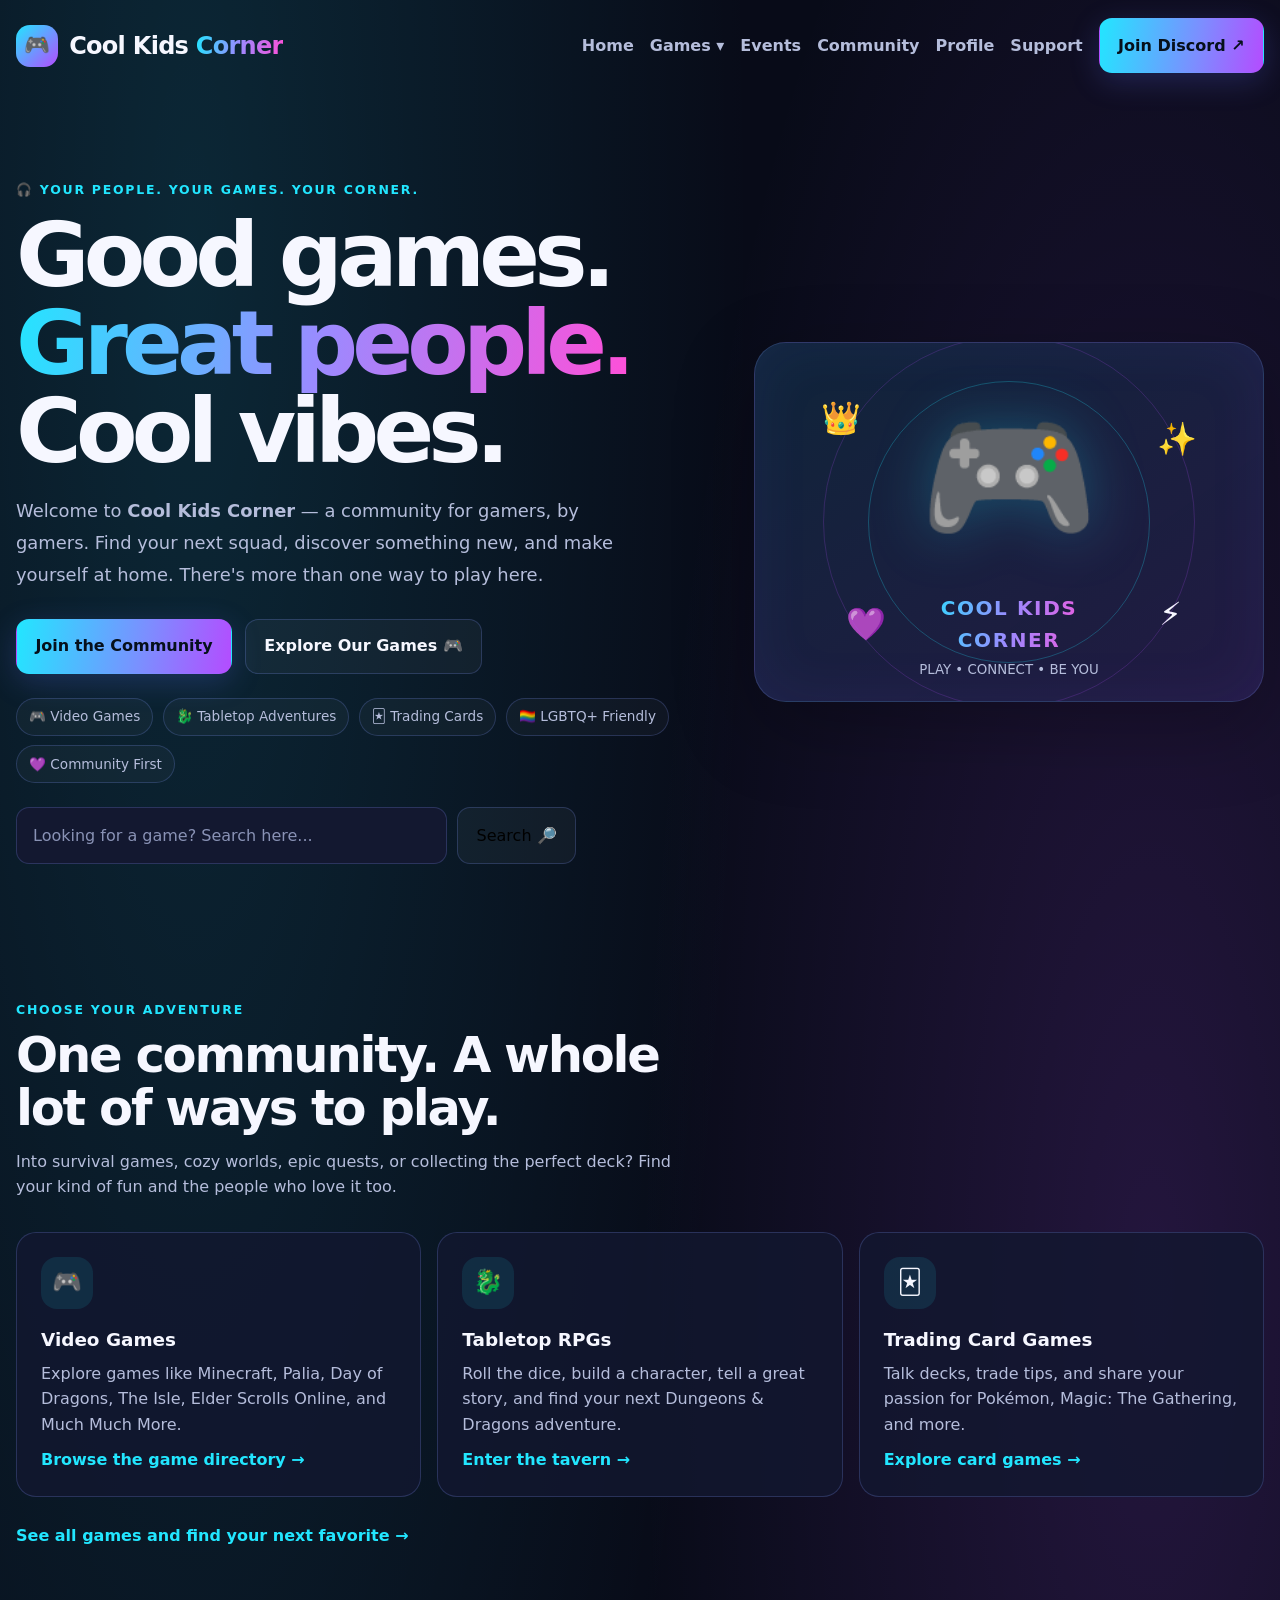
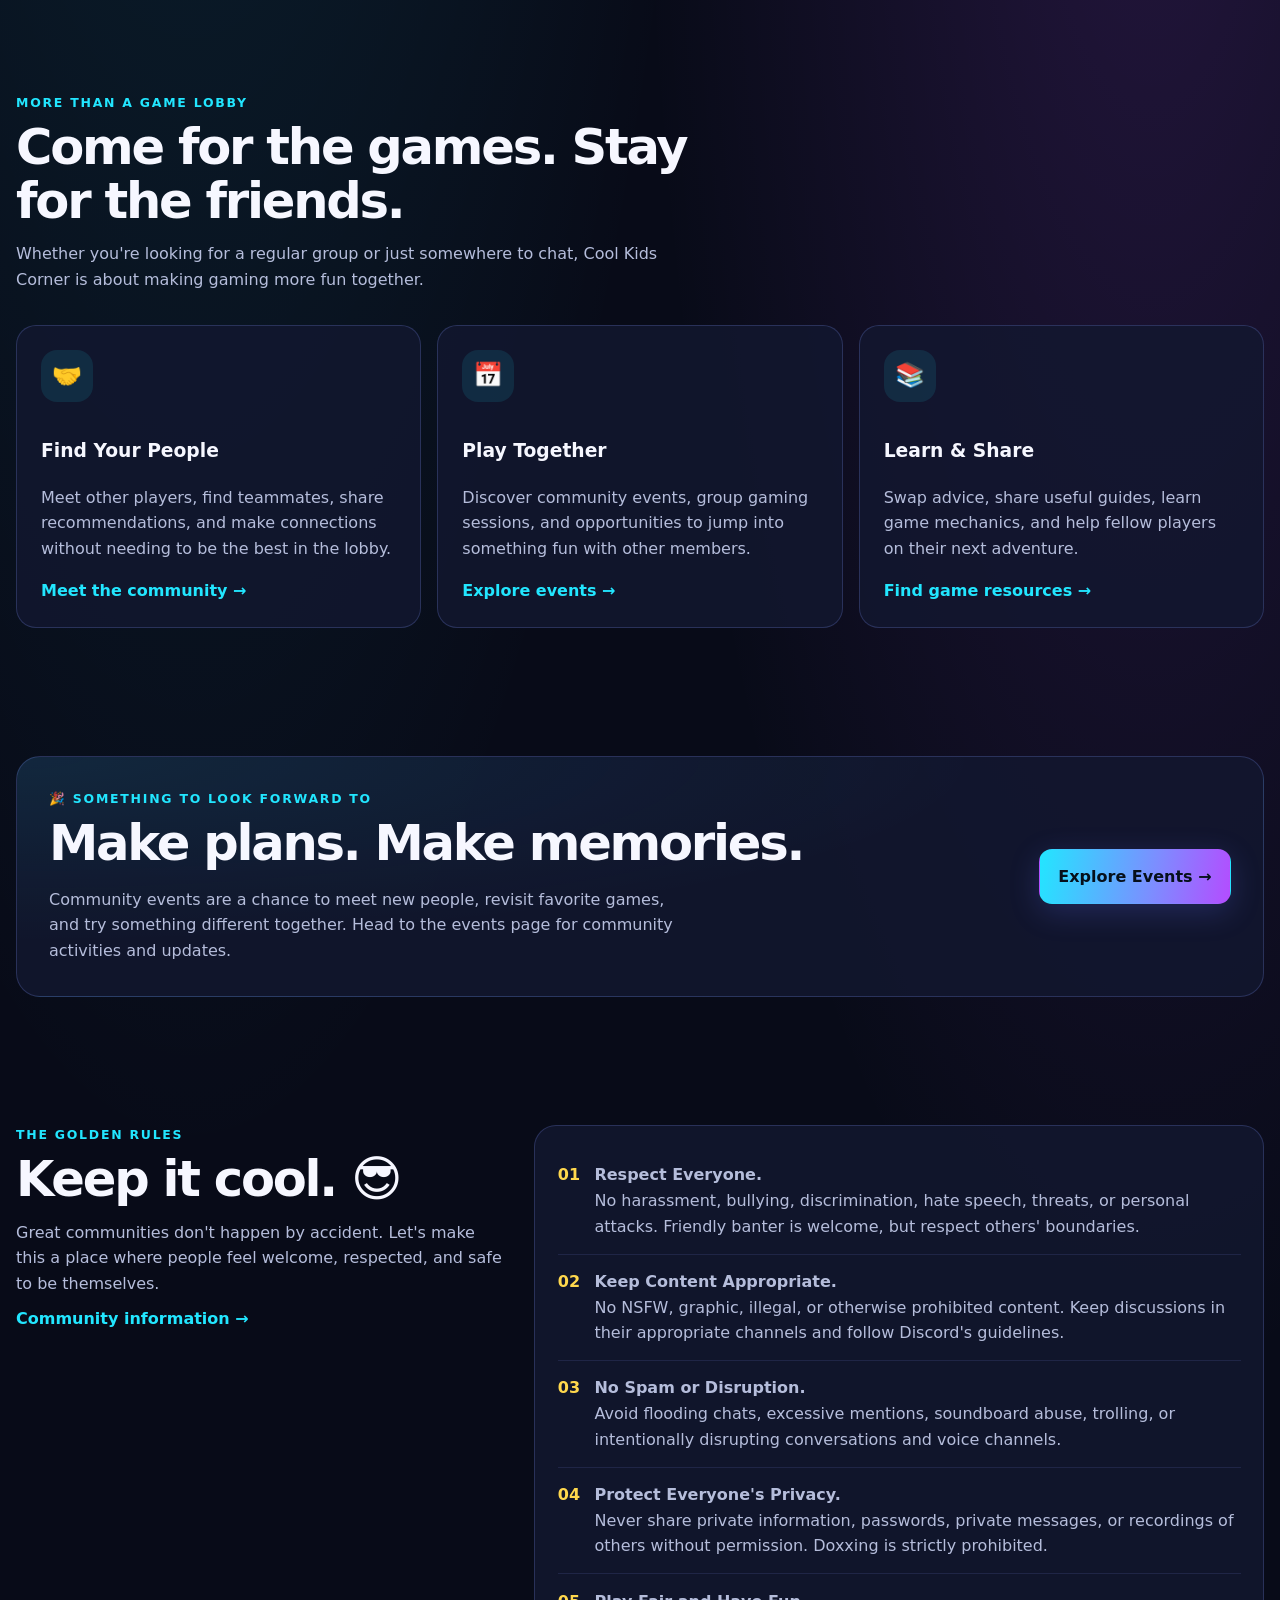
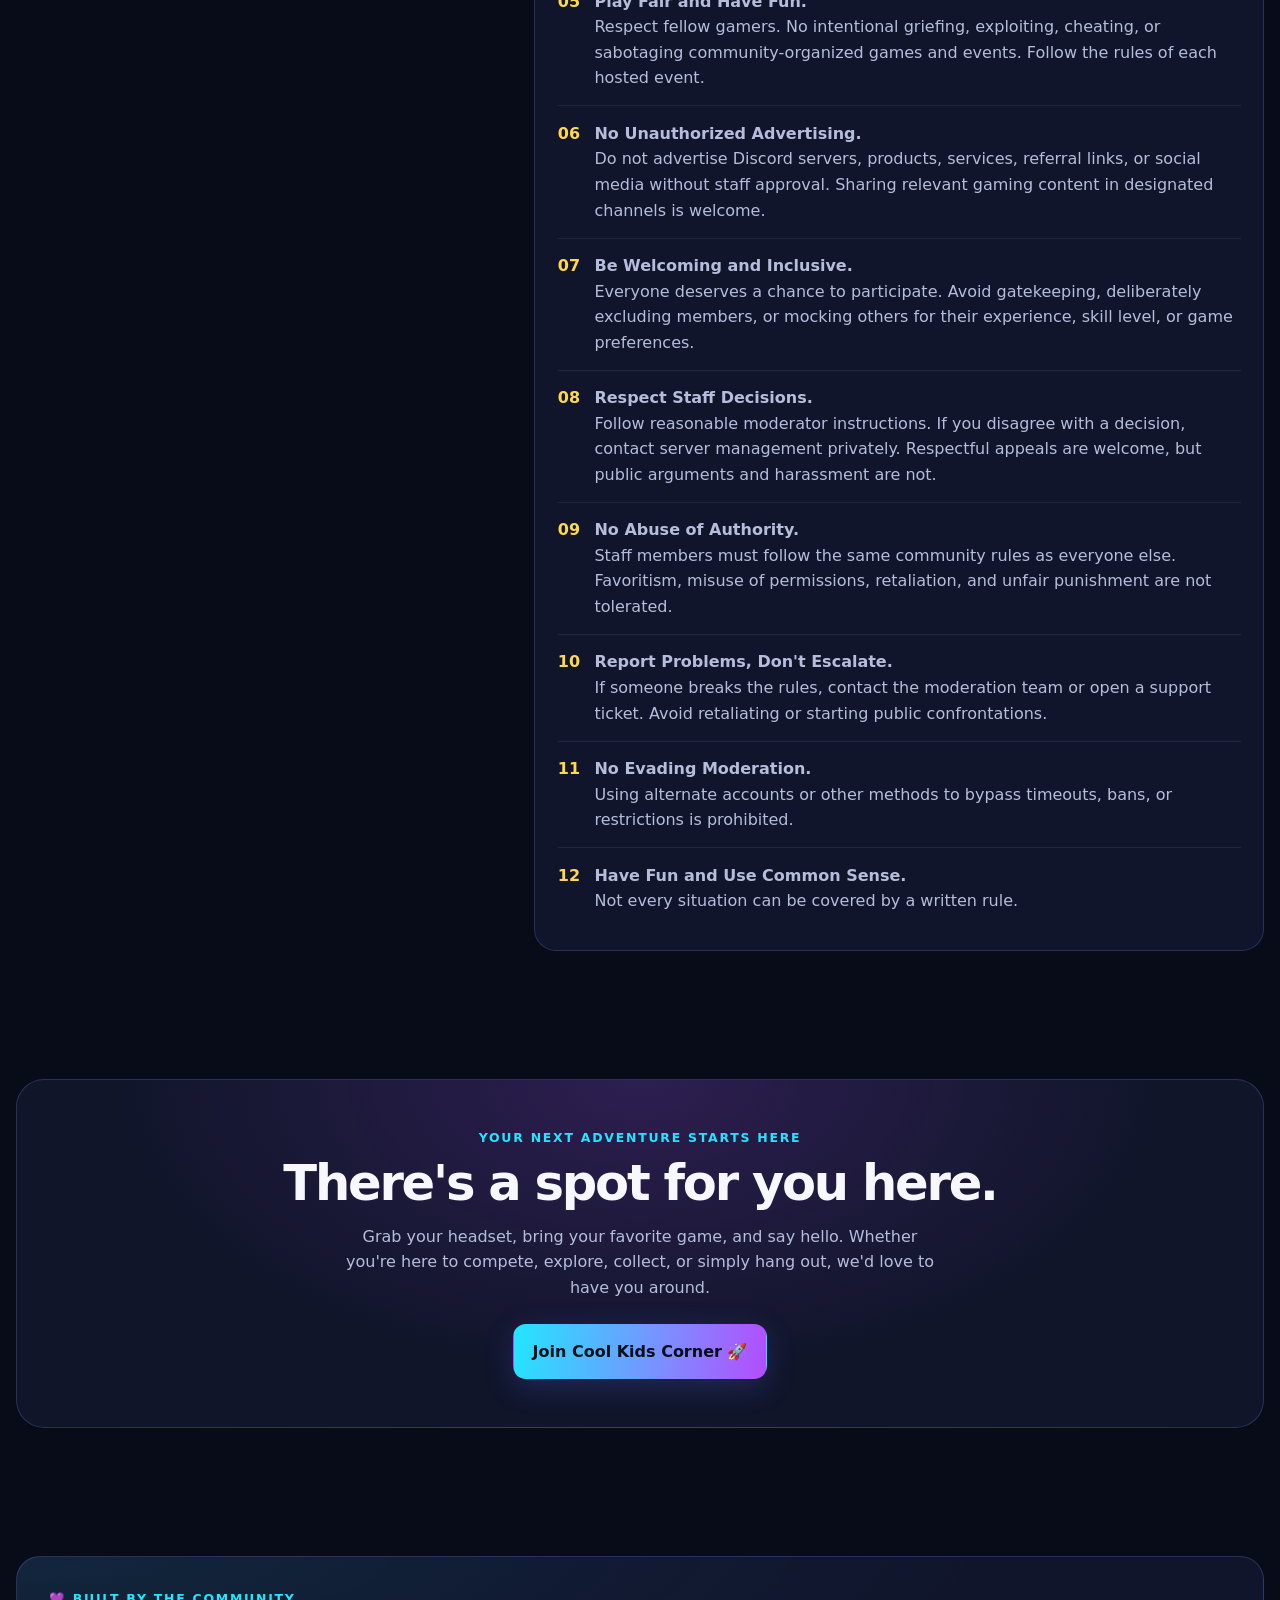
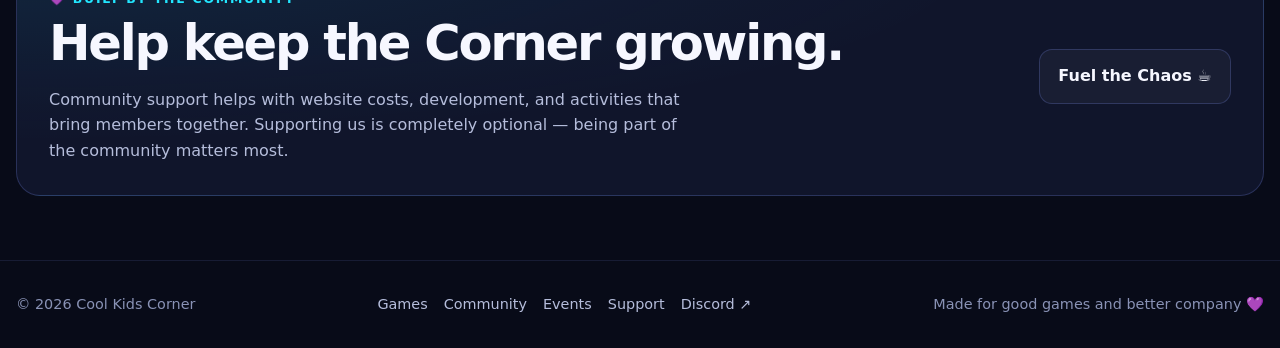
<file: index.html>
<!DOCTYPE html>
<html lang="en">

<head>
  <meta charset="UTF-8">
  <meta name="viewport" content="width=device-width, initial-scale=1">
  <meta name="theme-color" content="#080b18">

  <meta name="description"
    content="Welcome to Cool Kids Corner — a gaming community for finding your people, discovering games, joining events, and sharing adventures.">

  <title>Cool Kids Corner | Home</title>

  <link rel="icon" type="image/png" href="/pngegg.png">
  <link rel="stylesheet" href="/style.css">

</head>

<body>
  <a class="skip-link" href="#main-content">Skip to main content</a>

  <header class="container">
    <nav class="nav" aria-label="Main navigation">

      <a class="brand" href="/" aria-label="Cool Kids Corner home">
        <span class="brand-mark" aria-hidden="true">🎮</span>
        <span>Cool Kids <span class="gradient-text">Corner</span></span>
      </a>

      <button class="menu-toggle" type="button" aria-expanded="false" aria-controls="site-navigation">
        <span aria-hidden="true">☰</span>
        <span>Menu</span>
      </button>

      <div class="nav-links" id="site-navigation">
        <a href="/">Home</a>

        <div class="dropdown">
          <button class="dropbtn" type="button">Games ▾</button>
          <div class="dropdown-content">
            <a href="/games/">All Games</a>
            <a href="/tabletop/">Tabletop</a>
            <a href="/tcg/">Card Games</a>
          </div>
        </div>

        <a href="/events/">Events</a>
        <a href="/community/">Community</a>
        <a href="/profile/">Profile</a>
        <a href="/support/">Support</a>

        <a class="button button-primary invite" href="https://discord.gg/mnwHc9mcsq" target="_blank"
          rel="noopener noreferrer">
          Join Discord ↗
        </a>
      </div>

    </nav>
  </header>


  <main id="main-content">

    <!-- HERO -->
    <section class="container hero" aria-labelledby="hero-title">
      <div>
        <div class="eyebrow">🎧 Your people. Your games. Your corner.</div>

        <h1 id="hero-title">
          Good games.<br>
          <span class="gradient-text">Great people.</span><br>
          Cool vibes.
        </h1>

        <p>
          Welcome to <strong>Cool Kids Corner</strong> — a community for
          gamers, by gamers. Find your next squad, discover something new, and make yourself
          at home. There's more than one way to play here.
        </p>

        <div class="hero-actions">
          <a class="button button-primary invite" href="https://discord.gg/mnwHc9mcsq" target="_blank"
            rel="noopener noreferrer">
            Join the Community
          </a>

          <a class="button button-secondary" href="/games/">
            Explore Our Games 🎮
          </a>
        </div>

        <div class="hero-badges" aria-label="What you'll find here">
          <span>🎮 Video Games</span>
          <span>🐉 Tabletop Adventures</span>
          <span>🃏 Trading Cards</span>
          <span>🏳️‍🌈 LGBTQ+ Friendly</span>
          <span>💜 Community First</span>
        </div>

        <form class="home-search" action="/games/" method="get" role="search">
          <label for="game-search" class="skip-link">Search the game directory</label>
          <input id="game-search" type="search" name="q" placeholder="Looking for a game? Search here..."
            autocomplete="on">
          <button class="button button-secondary" type="submit">
            Search 🔎
          </button>
        </form>
      </div>

      <div class="hero-art" aria-label="Cool Kids Corner gaming artwork">
        <span class="float f1" aria-hidden="true">👑</span>
        <span class="float f2" aria-hidden="true">✨</span>
        <span class="float f3" aria-hidden="true">💜</span>
        <span class="float f4" aria-hidden="true">⚡</span>

        <div class="mascot">
          <div class="emoji" aria-hidden="true">🎮</div>
          <strong class="gradient-text">COOL KIDS<br>CORNER</strong>
          <small>PLAY • CONNECT • BE YOU</small>
        </div>
      </div>
    </section>

    <!-- GAME DIRECTORY PREVIEW -->
    <section id="explore">
      <div class="container">
        <div class="section-heading">
          <div class="eyebrow">Choose your adventure</div>
          <h2>One community. A whole lot of ways to play.</h2>
          <p>
            Into survival games, cozy worlds, epic quests, or collecting
            the perfect deck? Find your kind of fun and the people who
            love it too.
          </p>
        </div>

        <div class="cards">
          <article class="card">
            <a class="card-link" href="/games/">
              <div class="card-icon" aria-hidden="true">🎮</div>
              <h3>Video Games</h3>
              <p>
                Explore games like Minecraft, Palia, Day of Dragons, The Isle,
                Elder Scrolls Online, and Much Much More.
              </p>
              <span class="section-link">Browse the game directory →</span>
            </a>
          </article>

          <article class="card">
            <a class="card-link" href="/tabletop/">
              <div class="card-icon" aria-hidden="true">🐉</div>
              <h3>Tabletop RPGs</h3>
              <p>
                Roll the dice, build a character, tell a great story,
                and find your next Dungeons & Dragons adventure.
              </p>
              <span class="section-link">Enter the tavern →</span>
            </a>
          </article>

          <article class="card">
            <a class="card-link" href="/tcg/">
              <div class="card-icon" aria-hidden="true">🃏</div>
              <h3>Trading Card Games</h3>
              <p>
                Talk decks, trade tips, and share your passion for
                Pokémon, Magic: The Gathering, and more.
              </p>
              <span class="section-link">Explore card games →</span>
            </a>
          </article>
        </div>

        <p>
          <a class="section-link" href="/games/">
            See all games and find your next favorite →
          </a>
        </p>
      </div>
    </section>

    <!-- COMMUNITY -->
    <section id="community">
      <div class="container">
        <div class="section-heading">
          <div class="eyebrow">More than a game lobby</div>
          <h2>Come for the games. Stay for the friends.</h2>
          <p>
            Whether you're looking for a regular group or just somewhere
            to chat, Cool Kids Corner is about making gaming more fun
            together.
          </p>
        </div>

        <div class="feature-grid">
          <article class="feature-card">
            <div class="card-icon" aria-hidden="true">🤝</div>
            <h3>Find Your People</h3>
            <p>
              Meet other players, find teammates, share recommendations,
              and make connections without needing to be the best in
              the lobby.
            </p>
            <a class="section-link" href="/community/">Meet the community →</a>
          </article>

          <article class="feature-card">
            <div class="card-icon" aria-hidden="true">📅</div>
            <h3>Play Together</h3>
            <p>
              Discover community events, group gaming sessions, and
              opportunities to jump into something fun with other members.
            </p>
            <a class="section-link" href="/events/">Explore events →</a>
          </article>

          <article class="feature-card">
            <div class="card-icon" aria-hidden="true">📚</div>
            <h3>Learn & Share</h3>
            <p>
              Swap advice, share useful guides, learn game mechanics,
              and help fellow players on their next adventure.
            </p>
            <a class="section-link" href="/games/#guides">Find game resources →</a>
          </article>
        </div>
      </div>
    </section>

    <!-- EVENTS -->
    <section id="events">
      <div class="container">
        <div class="community-banner">
          <div>
            <div class="eyebrow">🎉 Something to look forward to</div>
            <h2>Make plans. Make memories.</h2>
            <p>
              Community events are a chance to meet new people, revisit
              favorite games, and try something different together.
              Head to the events page for community activities and updates.
            </p>
          </div>

          <a class="button button-primary" href="/events/">
            Explore Events →
          </a>
        </div>
      </div>
    </section>

    <!-- COMMUNITY GUIDELINES -->
    <section id="rules">
      <div class="container rules">
        <div class="section-heading">
          <div class="eyebrow">The golden rules</div>
          <h2>Keep it cool. 😎</h2>
          <p>
            Great communities don't happen by accident.
            Let's make this a place where people feel welcome,
            respected, and safe to be themselves.
          </p>

          <a class="section-link" href="/community/#rules">
            Community information →
          </a>
        </div>

        <div class="rules-panel">
          <div class="rule"><span>01</span>
            <p><strong>Respect Everyone.</strong><br>
              No harassment, bullying, discrimination,
              hate speech, threats, or personal attacks.
              Friendly banter is welcome, but respect
              others' boundaries.</p>
          </div>
          <div class="rule"><span>02</span>
            <p><strong>Keep Content Appropriate.</strong><br>
              No NSFW, graphic, illegal, or otherwise
              prohibited content. Keep discussions in
              their appropriate channels and follow
              Discord's guidelines.</p>
          </div>
          <div class="rule"><span>03</span>
            <p><strong>No Spam or Disruption.</strong><br>
              Avoid flooding chats, excessive mentions,
              soundboard abuse, trolling, or intentionally
              disrupting conversations and voice channels.</p>
          </div>
          <div class="rule"><span>04</span>
            <p><strong>Protect Everyone's Privacy.</strong><br>
              Never share private information, passwords,
              private messages, or recordings of others
              without permission. Doxxing is strictly
              prohibited.</p>
          </div>
          <div class="rule"><span>05</span>
            <p><strong>Play Fair and Have Fun.</strong><br>
              Respect fellow gamers. No intentional
              griefing, exploiting, cheating, or sabotaging
              community-organized games and events.
              Follow the rules of each hosted event.</p>
          </div>
          <div class="rule"><span>06</span>
            <p><strong>No Unauthorized Advertising.</strong><br>
              Do not advertise Discord servers, products,
              services, referral links, or social media
              without staff approval. Sharing relevant
              gaming content in designated channels
              is welcome.</p>
          </div>
          <div class="rule"><span>07</span>
            <p><strong>Be Welcoming and Inclusive.</strong><br>
              Everyone deserves a chance to participate.
              Avoid gatekeeping, deliberately excluding
              members, or mocking others for their
              experience, skill level, or game preferences.</p>
          </div>
          <div class="rule"><span>08</span>
            <p><strong>Respect Staff Decisions.</strong><br>
              Follow reasonable moderator instructions.
              If you disagree with a decision, contact
              server management privately. Respectful
              appeals are welcome, but public arguments
              and harassment are not.</p>
          </div>
          <div class="rule"><span>09</span>
            <p><strong>No Abuse of Authority.</strong><br>
              Staff members must follow the same community
              rules as everyone else. Favoritism, misuse
              of permissions, retaliation, and unfair
              punishment are not tolerated.</p>
          </div>
          <div class="rule"><span>10</span>
            <p><strong>Report Problems, Don't Escalate.</strong><br>
              If someone breaks the rules, contact the
              moderation team or open a support ticket.
              Avoid retaliating or starting public
              confrontations.</p>
          </div>
          <div class="rule"><span>11</span>
            <p><strong>No Evading Moderation.</strong><br>
              Using alternate accounts or other methods
              to bypass timeouts, bans, or restrictions
              is prohibited.</p>
          </div>
          <div class="rule"><span>12</span>
            <p><strong>Have Fun and Use Common Sense.</strong><br>
              Not every situation can be covered by a
              written rule.</p>
          </div>

        </div>
      </div>
    </section>

    <!-- DISCORD CTA -->
    <section id="join">
      <div class="container">
        <div class="cta">
          <div class="eyebrow">Your next adventure starts here</div>
          <h2>There's a spot for you here.</h2>
          <p>
            Grab your headset, bring your favorite game, and say hello.
            Whether you're here to compete, explore, collect, or simply
            hang out, we'd love to have you around.
          </p>

          <a class="button button-primary invite" href="https://discord.gg/mnwHc9mcsq" target="_blank"
            rel="noopener noreferrer">
            Join Cool Kids Corner 🚀
          </a>
        </div>
      </div>
    </section>

    <!-- SUPPORT -->
    <section id="support">
      <div class="container">
        <div class="community-banner">
          <div>
            <div class="eyebrow">💜 Built by the community</div>
            <h2>Help keep the Corner growing.</h2>
            <p>
              Community support helps with website costs, development,
              and activities that bring members together. Supporting us
              is completely optional — being part of the community matters
              most.
            </p>
          </div>

          <a class="button button-secondary" href="/support/">
            Fuel the Chaos ☕
          </a>
        </div>
      </div>
    </section>

  </main>

  <footer>
    <div class="container footer-inner">
      <span>
        © <span id="year"></span> Cool Kids Corner
      </span>

      <div class="footer-links">
        <a href="/games/">Games</a>
        <a href="/community/">Community</a>
        <a href="/events/">Events</a>
        <a href="/support/">Support</a>
        <a class="invite" href="https://discord.gg/mnwHc9mcsq" target="_blank" rel="noopener noreferrer">
          Discord ↗
        </a>
      </div>

      <span>Made for good games and better company 💜</span>
    </div>
  </footer>

  <script>
    // Update the copyright year automatically.
    document.getElementById("year").textContent =
      new Date().getFullYear();

    // Accessible mobile navigation.
    const menuToggle = document.querySelector(".menu-toggle");
    const siteNavigation = document.getElementById("site-navigation");

    menuToggle.addEventListener("click", () => {
      const isExpanded =
        menuToggle.getAttribute("aria-expanded") === "true";

      menuToggle.setAttribute("aria-expanded", String(!isExpanded));
      siteNavigation.classList.toggle("is-open", !isExpanded);
    });

    // Close the mobile menu after selecting a navigation link.
    siteNavigation.querySelectorAll("a").forEach((link) => {
      link.addEventListener("click", () => {
        menuToggle.setAttribute("aria-expanded", "false");
        siteNavigation.classList.remove("is-open");
      });
    });
  </script>
</body>

</html>
</file>
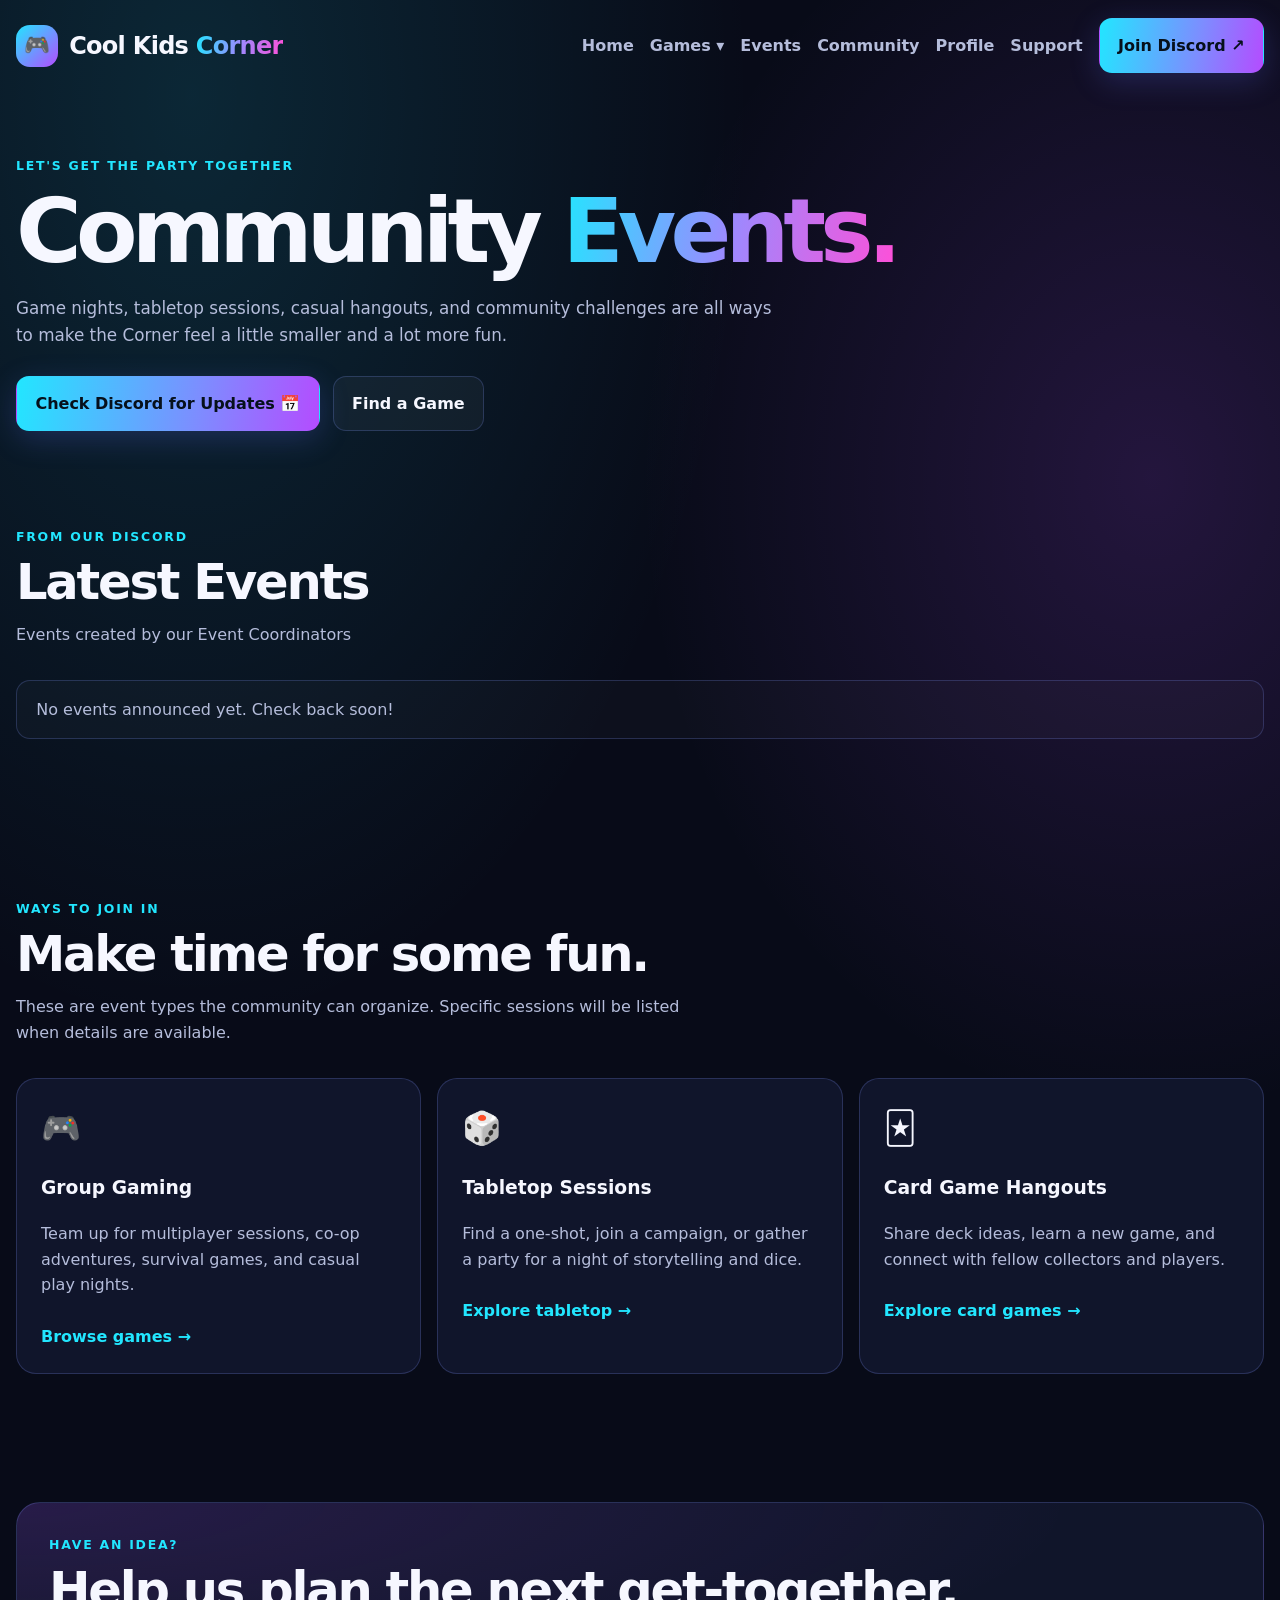
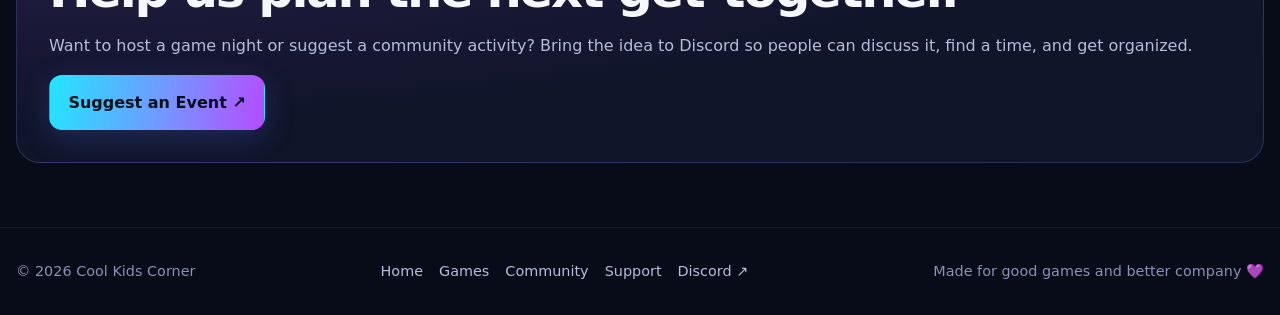
<file: events/index.html>
<!DOCTYPE html>
<html lang="en">

<head>
    <meta charset="UTF-8">
    <meta name="viewport" content="width=device-width, initial-scale=1">
    <meta name="theme-color" content="#080b18">
    <meta name="description"
        content="Find gaming sessions, tabletop meetups, and community events at Cool Kids Corner.">
    <title>Cool Kids Corner | Events</title>
    <link rel="icon" type="image/png" href="/pngegg.png">
    <link rel="stylesheet" href="/style.css">
</head>

<body><a class="skip-link" href="#main-content">Skip to main content</a>
  <header class="container">
    <nav class="nav" aria-label="Main navigation">

      <a class="brand" href="/" aria-label="Cool Kids Corner home">
        <span class="brand-mark" aria-hidden="true">🎮</span>
        <span>Cool Kids <span class="gradient-text">Corner</span></span>
      </a>

      <button class="menu-toggle" type="button" aria-expanded="false" aria-controls="site-navigation">
        <span aria-hidden="true">☰</span>
        <span>Menu</span>
      </button>

      <div class="nav-links" id="site-navigation">
        <a href="/">Home</a>

        <div class="dropdown">
          <button class="dropbtn" type="button">Games ▾</button>
          <div class="dropdown-content">
            <a href="/games/">All Games</a>
            <a href="/tabletop/">Tabletop</a>
            <a href="/tcg/">Card Games</a>
          </div>
        </div>

        <a href="/events/">Events</a>
        <a href="/community/">Community</a>
        <a href="/profile/">Profile</a>
        <a href="/support/">Support</a>

        <a class="button button-primary invite" href="https://discord.gg/mnwHc9mcsq" target="_blank"
          rel="noopener noreferrer">
          Join Discord ↗
        </a>
      </div>

    </nav>
  </header>
    <main id="main-content" class="container">
        <section class="page-hero">
            <div class="eyebrow">Let's get the party together</div>
            <h1>Community <span class="gradient-text">Events.</span></h1>
            <p>Game nights, tabletop sessions, casual hangouts, and community challenges are all ways to make the Corner
                feel a little smaller and a lot more fun.</p>
            <div class="hero-actions"><a class="button button-primary" href="https://discord.gg/mnwHc9mcsq"
                    target="_blank" rel="noopener noreferrer">Check Discord for Updates 📅</a><a
                    class="button button-secondary" href="/games/">Find a Game</a></div>
        </section>
        <section aria-labelledby="live-events-title">
            <div class="section-heading">
                <div class="eyebrow">From our Discord</div>
                <h2 id="live-events-title">Latest Events</h2>
                <p>Events created by our Event Coordinators</p>
            </div>
            <div id="live-events-status" class="event-note" role="status">Loading events…</div>
            <div id="live-events" class="content-grid" aria-live="polite"></div>
        </section>
        <section>
            <div class="section-heading">
                <div class="eyebrow">Ways to join in</div>
                <h2>Make time for some fun.</h2>
                <p>These are event types the community can organize. Specific sessions will be listed when details are
                    available.</p>
            </div>
            <div class="content-grid">
                <article class="content-card">
                    <div class="icon" aria-hidden="true">🎮</div>
                    <h3>Group Gaming</h3>
                    <p>Team up for multiplayer sessions, co-op adventures, survival games, and casual play nights.</p><a
                        class="section-link" href="/games/">Browse games →</a>
                </article>
                <article class="content-card">
                    <div class="icon" aria-hidden="true">🎲</div>
                    <h3>Tabletop Sessions</h3>
                    <p>Find a one-shot, join a campaign, or gather a party for a night of storytelling and dice.</p><a
                        class="section-link" href="/tabletop/">Explore tabletop →</a>
                </article>
                <article class="content-card">
                    <div class="icon" aria-hidden="true">🃏</div>
                    <h3>Card Game Hangouts</h3>
                    <p>Share deck ideas, learn a new game, and connect with fellow collectors and players.</p><a
                        class="section-link" href="/tcg/">Explore card games →</a>
                </article>
            </div>
        </section>
        <section>
            <div class="callout">
                <div class="eyebrow">Have an idea?</div>
                <h2>Help us plan the next get-together.</h2>
                <p>Want to host a game night or suggest a community activity? Bring the idea to Discord so people can
                    discuss it, find a time, and get organized.</p><a class="button button-primary"
                    href="https://discord.gg/mnwHc9mcsq" target="_blank" rel="noopener noreferrer">Suggest an Event
                    ↗</a>
            </div>
        </section>
    </main>
    <footer>
        <div class="container footer-inner"><span>© <span id="year"></span> Cool Kids Corner</span>
            <div class="footer-links"><a href="/">Home</a><a href="/games/">Games</a><a
                    href="/community/">Community</a><a href="/support/">Support</a><a
                    href="https://discord.gg/mnwHc9mcsq" target="_blank" rel="noopener noreferrer">Discord ↗</a></div>
            <span>Made for good games and better company 💜</span>
        </div>
    </footer>
    <script>document.getElementById('year').textContent = new Date().getFullYear(); const t = document.querySelector('.menu-toggle'), n = document.getElementById('site-navigation'); t.addEventListener('click', () => { const o = t.getAttribute('aria-expanded') === 'true'; t.setAttribute('aria-expanded', String(!o)); n.classList.toggle('is-open', !o) }); n.querySelectorAll('a').forEach(a => a.addEventListener('click', () => { t.setAttribute('aria-expanded', 'false'); n.classList.remove('is-open') }));</script>

    <script>
        (async () => {
            const container = document.getElementById('live-events');
            const status = document.getElementById('live-events-status');
            try {
                const response = await fetch('/events.json', { cache: 'no-store' });
                if (!response.ok) throw new Error('Events data not available');
                const events = await response.json();
                if (!Array.isArray(events)) throw new Error('Invalid events data');
                if (events.length === 0) {
                    status.textContent = 'No events announced yet. Check back soon!';
                    return;
                }
                status.hidden = true;
                for (const event of events) {
                    const card = document.createElement('article');
                    card.className = 'content-card';
                    const icon = document.createElement('div');
                    icon.className = 'icon';
                    icon.setAttribute('aria-hidden', 'true');
                    icon.textContent = '📅';
                    const heading = document.createElement('h3');
                    heading.textContent = event.title || 'Community event';
                    const when = document.createElement('p');
                    const strong = document.createElement('strong');
                    strong.textContent = 'When: ';
                    when.append(strong, document.createTextNode(event.when || 'To be announced'));
                    const details = document.createElement('p');
                    details.textContent = event.details || '';
                    card.append(icon, heading, when, details);
                    if (typeof event.discord_url === 'string' && /^https:\/\/discord\.com\/channels\/\d+\/\d+\/\d+$/.test(event.discord_url)) {
                        const link = document.createElement('a');
                        link.className = 'section-link';
                        link.href = event.discord_url;
                        link.target = '_blank';
                        link.rel = 'noopener noreferrer';
                        link.textContent = 'View on Discord →';
                        card.append(link);
                    }
                    container.append(card);
                }
            } catch (error) {
                status.textContent = 'Events are temporarily unavailable. Check Discord for the latest announcements.';
            }
        })();
    </script>
</body>

</html>
</file>
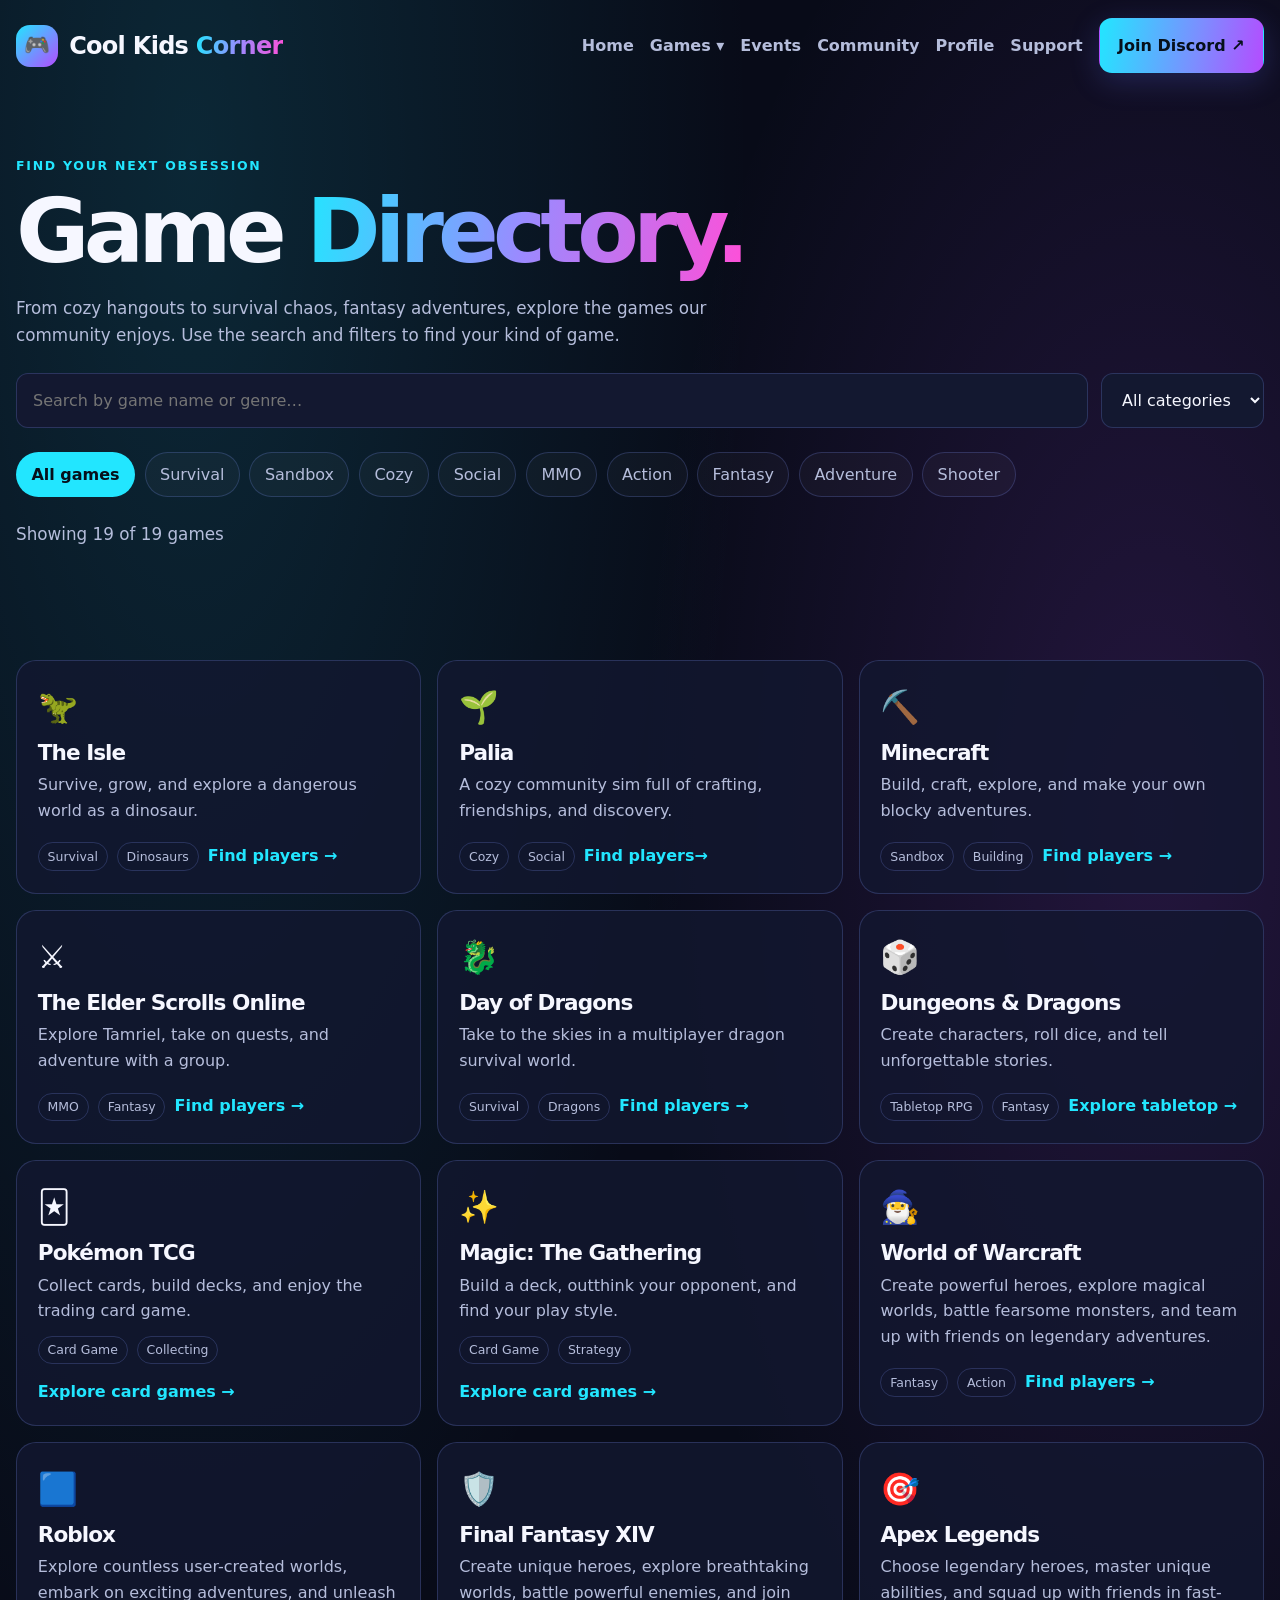
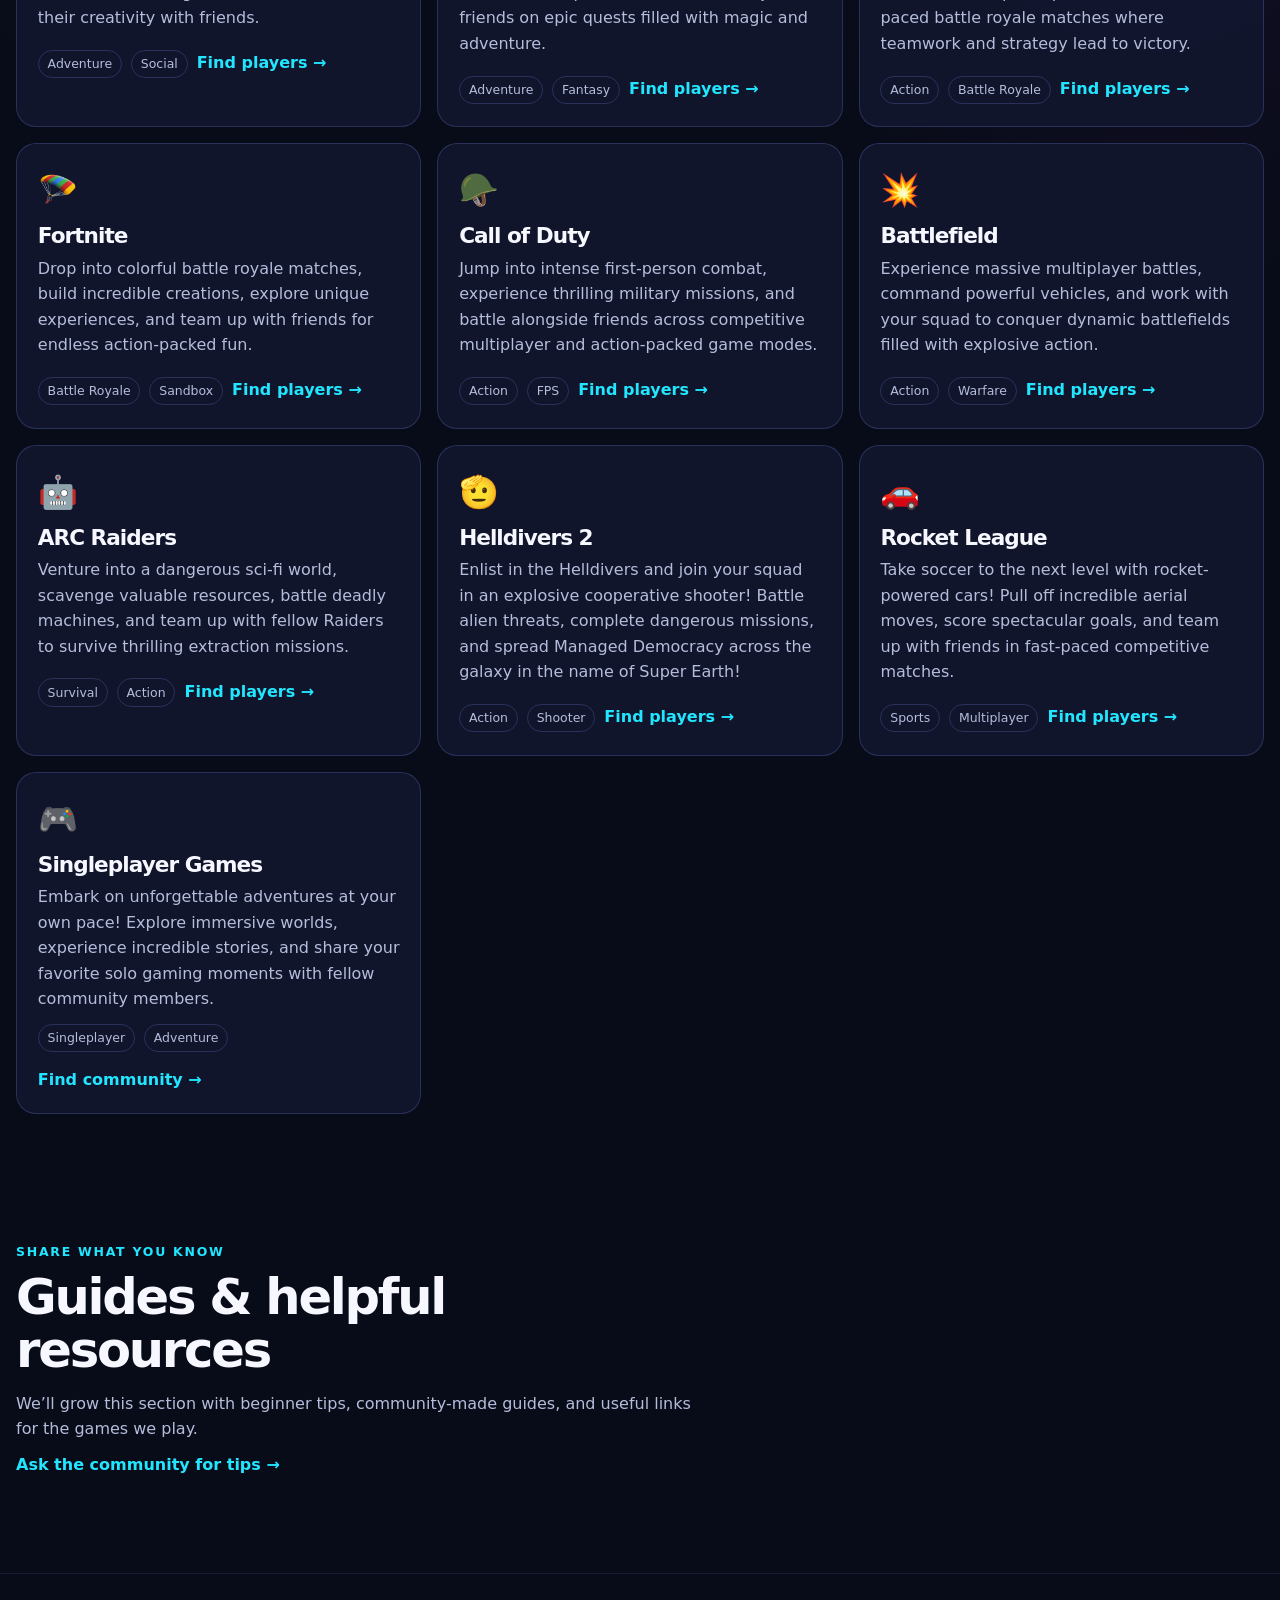
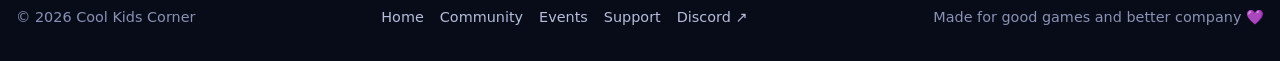
<file: games/index.html>
<!DOCTYPE html>
<html lang="en">

<head>
  <meta charset="UTF-8">
  <meta name="viewport" content="width=device-width, initial-scale=1">
  <meta name="theme-color" content="#080b18">
  <meta name="description"
    content="Browse the Cool Kids Corner game directory and find your next game or gaming group.">
  <title>Cool Kids Corner | Game Directory</title>
  <link rel="icon" type="image/png" href="/pngegg.png">
  <link rel="stylesheet" href="/style.css">
</head>

<body>
  <a class="skip-link" href="#main-content">Skip to main content</a>
  <header class="container">
    <nav class="nav" aria-label="Main navigation">

      <a class="brand" href="/" aria-label="Cool Kids Corner home">
        <span class="brand-mark" aria-hidden="true">🎮</span>
        <span>Cool Kids <span class="gradient-text">Corner</span></span>
      </a>

      <button class="menu-toggle" type="button" aria-expanded="false" aria-controls="site-navigation">
        <span aria-hidden="true">☰</span>
        <span>Menu</span>
      </button>

      <div class="nav-links" id="site-navigation">
        <a href="/">Home</a>

        <div class="dropdown">
          <button class="dropbtn" type="button">Games ▾</button>
          <div class="dropdown-content">
            <a href="/games/">All Games</a>
            <a href="/tabletop/">Tabletop</a>
            <a href="/tcg/">Card Games</a>
          </div>
        </div>

        <a href="/events/">Events</a>
        <a href="/community/">Community</a>
        <a href="/profile/">Profile</a>
        <a href="/support/">Support</a>

        <a class="button button-primary invite" href="https://discord.gg/mnwHc9mcsq" target="_blank"
          rel="noopener noreferrer">
          Join Discord ↗
        </a>
      </div>

    </nav>
  </header>

  <main id="main-content" class="container">
    <section class="page-hero">
      <div class="eyebrow">Find your next obsession</div>
      <h1>Game <span class="gradient-text">Directory.</span></h1>
      <p>From cozy hangouts to survival chaos, fantasy adventures, explore the games our community
        enjoys. Use the search and filters to find your kind of game.</p>
      <div class="directory-tools"><input id="game-search" type="search" aria-label="Search games"
          placeholder="Search by game name or genre…"><select id="category-filter"
          aria-label="Filter games by category">
          <option value="all">All categories</option>
          <option value="survival">Survival</option>
          <option value="sandbox">Sandbox</option>
          <option value="cozy">Cozy</option>
          <option value="social">Social</option>
          <option value="mmo">MMO</option>
          <option value="action">Action</option>
          <option value="fantasy">Fantasy</option>
          <option value="adventure">Adventure</option>
          <option value="shooter">Shooter</option>
        </select></div>
      <div class="filter-chips" aria-label="Quick category filters">
        <button class="filter-chip" type="button" data-filter="all" aria-pressed="true">All games</button>
        <button class="filter-chip" type="button" data-filter="survival">Survival</button>
        <button class="filter-chip" type="button" data-filter="sandbox">Sandbox</button>
        <button class="filter-chip" type="button" data-filter="cozy">Cozy</button>
        <button class="filter-chip" type="button" data-filter="social">Social</button>
        <button class="filter-chip" type="button" data-filter="mmo">MMO</button>
        <button class="filter-chip" type="button" data-filter="action">Action</button>
        <button class="filter-chip" type="button" data-filter="fantasy">Fantasy</button>
        <button class="filter-chip" type="button" data-filter="adventure">Adventure</button>
        <button class="filter-chip" type="button" data-filter="shooter">Shooter</button>
      </div>
      <p class="result-count" id="result-count" aria-live="polite">Showing all games</p>
    </section>
    <section aria-label="Games">
      <div class="game-grid" id="game-grid">

        <!--The Isle-->
        <article class="game-card" data-category="survival mmo action"
          data-search="the isle dinosaur survival creature simulator">
          <div class="game-icon" aria-hidden="true">🦖</div>
          <h2>The Isle</h2>
          <p>Survive, grow, and explore a dangerous world as a dinosaur.</p>
          <span class="game-meta">Survival</span>
          <span class="game-meta">Dinosaurs</span>
          <a href="/community/">Find players →</a>
        </article>

        <!--Palia-->
        <article class="game-card" data-category="cozy social mmo"
          data-search="palia cozy life sim community crafting fantasy">
          <div class="game-icon" aria-hidden="true">🌱</div>
          <h2>Palia</h2>
          <p>A cozy community sim full of crafting, friendships, and discovery.</p>
          <span class="game-meta">Cozy</span>
          <span class="game-meta">Social</span>
          <a href="/community/">Find players→</a>
        </article>

        <!--Minecraft-->
        <article class="game-card" data-category="survival sandbox mmo"
          data-search="minecraft building crafting survival sandbox blocks">
          <div class="game-icon" aria-hidden="true">⛏️</div>
          <h2>Minecraft</h2>
          <p>Build, craft, explore, and make your own blocky adventures.</p>
          <span class="game-meta">Sandbox</span>
          <span class="game-meta">Building</span>
          <a href="/community/">Find players →</a>
        </article>

        <!--Elder Scrolls Online-->
        <article class="game-card" data-category="mmo fantasy adventure action"
          data-search="elder scrolls online eso mmo fantasy tamriel questing">
          <div class="game-icon" aria-hidden="true">⚔️</div>
          <h2>The Elder Scrolls Online</h2>
          <p>Explore Tamriel, take on quests, and adventure with a group.</p>
          <span class="game-meta">MMO</span>
          <span class="game-meta">Fantasy</span>
          <a href="/community/">Find players →</a>
        </article>

        <!--Day of Dragons-->
        <article class="game-card" data-category="survival mmo action"
          data-search="day of dragons dragon survival multiplayer creature">
          <div class="game-icon" aria-hidden="true">🐉</div>
          <h2>Day of Dragons</h2>
          <p>Take to the skies in a multiplayer dragon survival world.</p>
          <span class="game-meta">Survival</span>
          <span class="game-meta">Dragons</span>
          <a href="/community/">Find players →</a>
        </article>

        <!--Dungeons & Dragons-->
        <article class="game-card" data-category="fantasy mmo adventure action"
          data-search="dungeons dragons dnd tabletop roleplaying rpg dice campaign">
          <div class="game-icon" aria-hidden="true">🎲</div>
          <h2>Dungeons & Dragons</h2>
          <p>Create characters, roll dice, and tell unforgettable stories.</p>
          <span class="game-meta">Tabletop RPG</span>
          <span class="game-meta">Fantasy</span>
          <a href="/tabletop/">Explore tabletop →</a>
        </article>

        <!--Pokemon TCG-->
        <article class="game-card" data-category="fantasy action"
          data-search="pokemon trading card game tcg collecting battling deck">
          <div class="game-icon" aria-hidden="true">🃏</div>
          <h2>Pokémon TCG</h2>
          <p>Collect cards, build decks, and enjoy the trading card game.</p>
          <span class="game-meta">Card Game</span>
          <span class="game-meta">Collecting</span>
          <a href="/tcg/">Explore card games →</a>
        </article>

        <!--Magic: The Gathering-->
        <article class="game-card" data-category="fantasy action"
          data-search="magic the gathering mtg tcg trading card deck building">
          <div class="game-icon" aria-hidden="true">✨</div>
          <h2>Magic: The Gathering</h2>
          <p>Build a deck, outthink your opponent, and find your play style.</p>
          <span class="game-meta">Card Game</span>
          <span class="game-meta">Strategy</span>
          <a href="/tcg/">Explore card games →</a>
        </article>

        <!--World of Warcraft-->
        <article class="game-card" data-category="fantasy action" data-search="world of warcraft wow fantasy">
          <div class="game-icon" aria-hidden="true">🧙‍♂️</div>
          <h2>World of Warcraft</h2>
          <p>Create powerful heroes, explore magical worlds, battle fearsome monsters, and team up with friends on
            legendary adventures.</p>
          <span class="game-meta">Fantasy</span>
          <span class="game-meta">Action</span>
          <a href="/tcg/">Find players →</a>
        </article>

        <!--Roblox-->
        <article class="game-card" data-category="mmo cozy social adventure" 
          data-search="roblox social adventure cozy">
          <div class="game-icon" aria-hidden="true">🟦</div>
          <h2>Roblox</h2>
          <p>Explore countless user-created worlds, embark on exciting adventures, and unleash their creativity with
            friends.</p>
          <span class="game-meta">Adventure</span>
          <span class="game-meta">Social</span>
          <a href="/community/">Find players →</a>
        </article>

        <!--Final Fantasy XIV-->
        <article class="game-card" data-category="mmo fantasy adventure action"
          data-search="final fantasy xiv adventure action">
          <div class="game-icon" aria-hidden="true">🛡️</div>
          <h2>Final Fantasy XIV</h2>
          <p>Create unique heroes, explore breathtaking worlds, battle powerful enemies, and join friends on epic quests
            filled with magic and adventure.</p>
          <span class="game-meta">Adventure</span>
          <span class="game-meta">Fantasy</span>
          <a href="/community/">Find players →</a>
        </article>

        <!-- Apex Legends -->
        <article class="game-card" data-category="action adventure shooter"
          data-search="apex legends battle royale fps shooter multiplayer competitive">
          <div class="game-icon" aria-hidden="true">🎯</div>
          <h2>Apex Legends</h2>
          <p>Choose legendary heroes, master unique abilities, and squad up with friends in fast-paced battle royale
            matches where teamwork and strategy lead to victory.</p>
          <span class="game-meta">Action</span>
          <span class="game-meta">Battle Royale</span>
          <a href="/community/">Find players →</a>
        </article>

        <!-- Fortnite -->
        <article class="game-card" data-category="action adventure sandbox social shooter"
          data-search="fortnite battle royale building zero build creative multiplayer">
          <div class="game-icon" aria-hidden="true">🪂</div>
          <h2>Fortnite</h2>
          <p>Drop into colorful battle royale matches, build incredible creations, explore unique experiences, and team
            up with friends for endless action-packed fun.</p>
          <span class="game-meta">Battle Royale</span>
          <span class="game-meta">Sandbox</span>
          <a href="/community/">Find players →</a>
        </article>

        <!-- Call of Duty -->
        <article class="game-card" data-category="action shooter"
          data-search="call of duty cod warzone fps shooter multiplayer zombies military">
          <div class="game-icon" aria-hidden="true">🪖</div>
          <h2>Call of Duty</h2>
          <p>Jump into intense first-person combat, experience thrilling military missions, and battle alongside friends
            across competitive multiplayer and action-packed game modes.</p>
          <span class="game-meta">Action</span>
          <span class="game-meta">FPS</span>
          <a href="/community/">Find players →</a>
        </article>

        <!-- Battlefield -->
        <article class="game-card" data-category="action shooter"
          data-search="battlefield fps shooter military warfare vehicles multiplayer team">
          <div class="game-icon" aria-hidden="true">💥</div>
          <h2>Battlefield</h2>
          <p>Experience massive multiplayer battles, command powerful vehicles, and work with your squad to conquer
            dynamic battlefields filled with explosive action.</p>
          <span class="game-meta">Action</span>
          <span class="game-meta">Warfare</span>
          <a href="/community/">Find players →</a>
        </article>

        <!-- ARC Raiders -->
        <article class="game-card" data-category="action survival adventure shooter"
          data-search="arc raiders extraction shooter survival sci-fi pve pvp multiplayer robots">
          <div class="game-icon" aria-hidden="true">🤖</div>
          <h2>ARC Raiders</h2>
          <p>Venture into a dangerous sci-fi world, scavenge valuable resources, battle deadly machines, and team up
            with fellow Raiders to survive thrilling extraction missions.</p>
          <span class="game-meta">Survival</span>
          <span class="game-meta">Action</span>
          <a href="/community/">Find players →</a>
        </article>

        <!-- Helldivers 2 -->
        <article class="game-card" data-category="mmo action shooter adventure"
          data-search="helldivers 2 cooperative shooter action sci-fi multiplayer pve aliens robots super earth mmo">
          <div class="game-icon" aria-hidden="true">🫡</div>
          <h2>Helldivers 2</h2>
          <p>
            Enlist in the Helldivers and join your squad in an explosive
            cooperative shooter! Battle alien threats, complete dangerous
            missions, and spread Managed Democracy across the galaxy
            in the name of Super Earth!
          </p>
          <span class="game-meta">Action</span>
          <span class="game-meta">Shooter</span>
          <a href="/community/">Find players →</a>
        </article>

        <!-- Rocket League -->
        <article class="game-card" data-category="action social"
          data-search="rocket league soccer football cars racing sports multiplayer competitive">
          <div class="game-icon" aria-hidden="true">🚗</div>
          <h2>Rocket League</h2>
          <p>Take soccer to the next level with rocket-powered cars! Pull off incredible aerial moves, score spectacular goals, and team up with friends in fast-paced competitive matches.</p>
          <span class="game-meta">Sports</span>
          <span class="game-meta">Multiplayer</span>
          <a href="/community/">Find players →</a>
        </article>

        <!-- Singleplayer Games -->
        <article class="game-card" data-category="action adventure fantasy survival"
          data-search="singleplayer single player solo games story adventure exploration rpg offline campaign">
          <div class="game-icon" aria-hidden="true">🎮</div>
          <h2>Singleplayer Games</h2>
          <p>Embark on unforgettable adventures at your own pace! Explore immersive worlds, experience incredible stories, and share your favorite solo gaming moments with fellow community members.</p>
          <span class="game-meta">Singleplayer</span>
          <span class="game-meta">Adventure</span>
          <a href="/community/">Find community →</a>
        </article>

      </div>
      <p id="empty-state" class="empty-state" hidden>No games match that search yet. Try another name or category.</p>
    </section>
    <section id="guides">
      <div class="section-heading">
        <div class="eyebrow">Share what you know</div>
        <h2>Guides & helpful resources</h2>
        <p>We’ll grow this section with beginner tips, community-made guides, and useful links for the games we play.
        </p><a class="section-link" href="/community/">Ask the community for tips →</a>
      </div>
    </section>
  </main>
  <footer>
    <div class="container footer-inner"><span>© <span id="year"></span> Cool Kids Corner</span>
      <div class="footer-links"><a href="/">Home</a><a href="/community/">Community</a><a
          href="/events/">Events</a><a href="/support/">Support</a><a href="https://discord.gg/mnwHc9mcsq"
          target="_blank" rel="noopener noreferrer">Discord ↗</a></div><span>Made for good games and better company
        💜</span>
    </div>
  </footer>
  <script>
    document.getElementById('year').textContent = new Date().getFullYear();
    const menuToggle = document.querySelector('.menu-toggle'); const nav = document.getElementById('site-navigation');
    menuToggle.addEventListener('click', () => { const open = menuToggle.getAttribute('aria-expanded') === 'true'; menuToggle.setAttribute('aria-expanded', String(!open)); nav.classList.toggle('is-open', !open); });
    nav.querySelectorAll('a').forEach(a => a.addEventListener('click', () => { menuToggle.setAttribute('aria-expanded', 'false'); nav.classList.remove('is-open'); }));
    const search = document.getElementById('game-search'); const select = document.getElementById('category-filter'); const cards = [...document.querySelectorAll('.game-card')]; const count = document.getElementById('result-count'); const empty = document.getElementById('empty-state'); const chips = [...document.querySelectorAll('.filter-chip')];
    const params = new URLSearchParams(window.location.search); search.value = params.get('q') || '';
    function applyFilter(category) { select.value = category; chips.forEach(chip => chip.setAttribute('aria-pressed', String(chip.dataset.filter === category))); const term = search.value.trim().toLowerCase(); let shown = 0; cards.forEach(card => { const matchesTerm = (card.dataset.search + ' ' + card.textContent).toLowerCase().includes(term); const matchesCategory = category === 'all' || card.dataset.category.split(/\s+/).includes(category); const visible = matchesTerm && matchesCategory; card.hidden = !visible; if (visible) shown++; }); count.textContent = `Showing ${shown} of ${cards.length} games`; empty.hidden = shown !== 0; }
    search.addEventListener('input', () => applyFilter(select.value)); select.addEventListener('change', () => applyFilter(select.value)); chips.forEach(chip => chip.addEventListener('click', () => applyFilter(chip.dataset.filter))); applyFilter('all');
  </script>
</body>

</html>
</file>
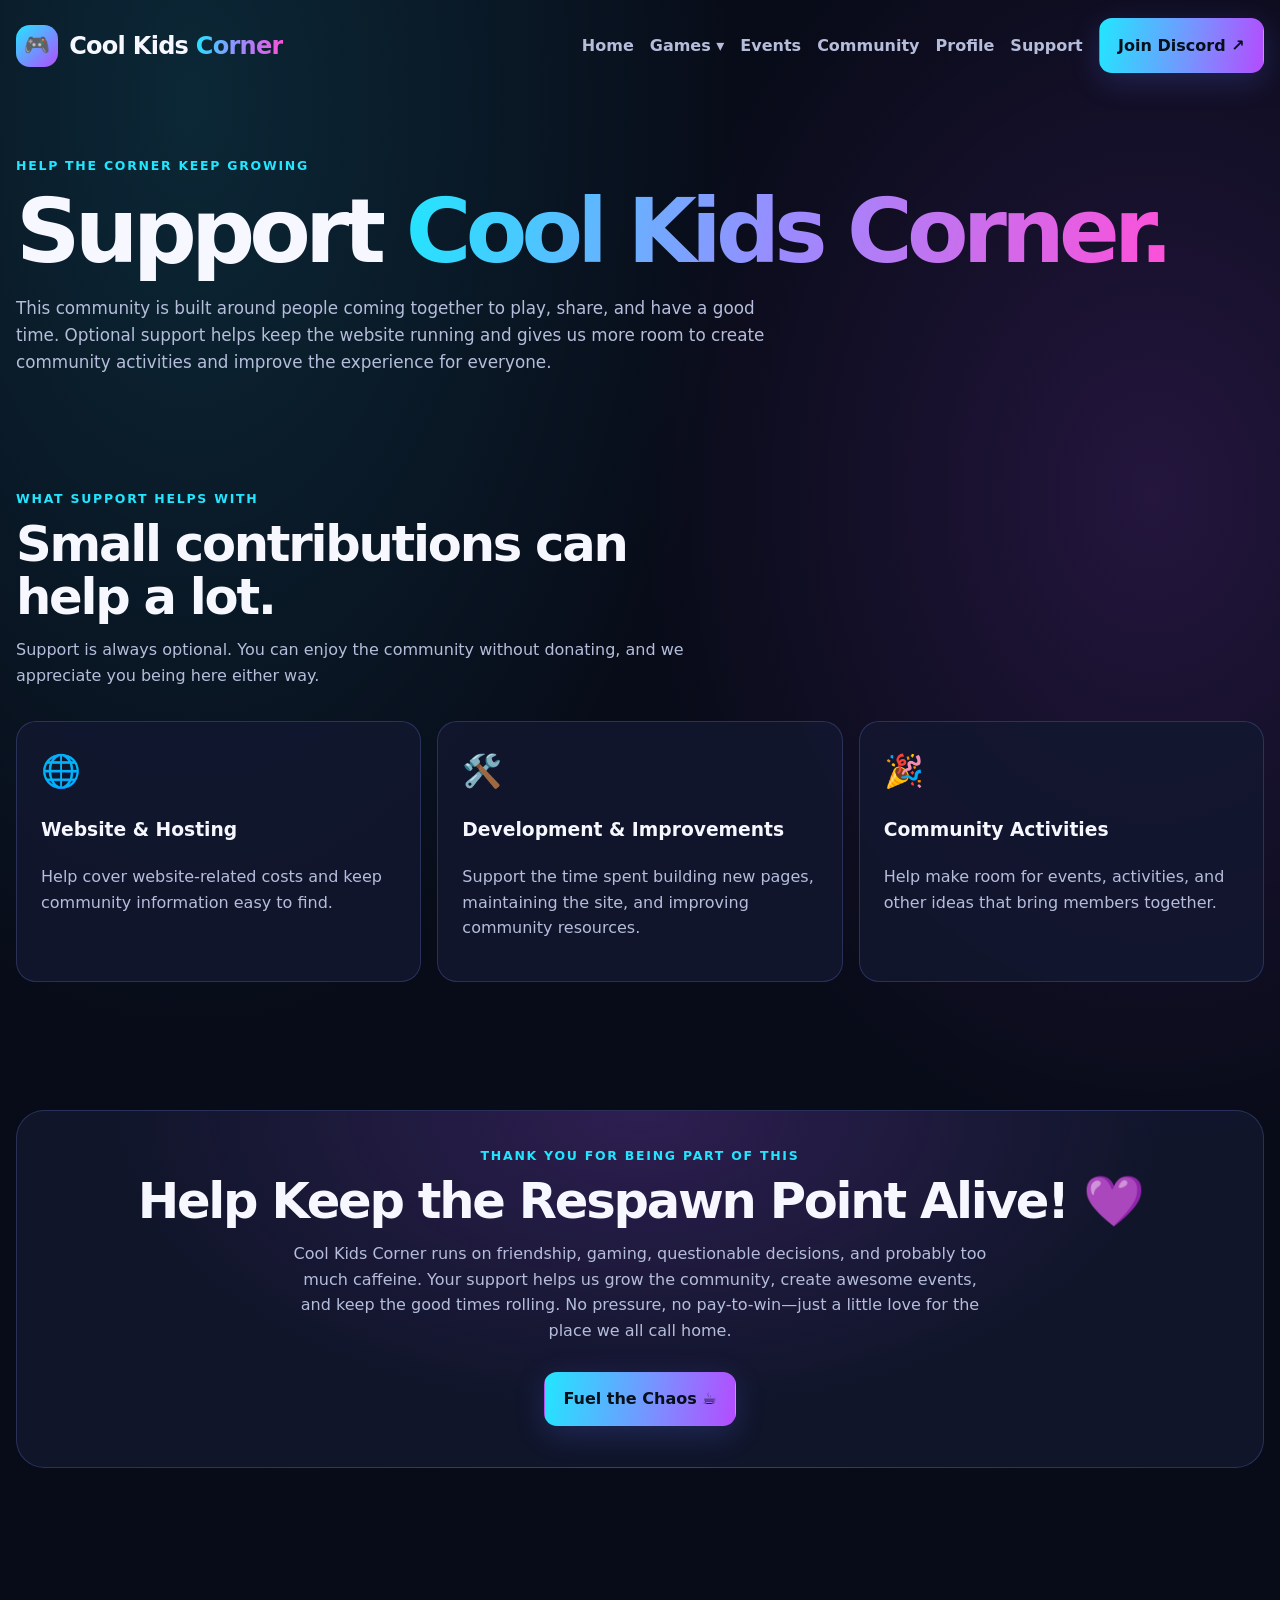
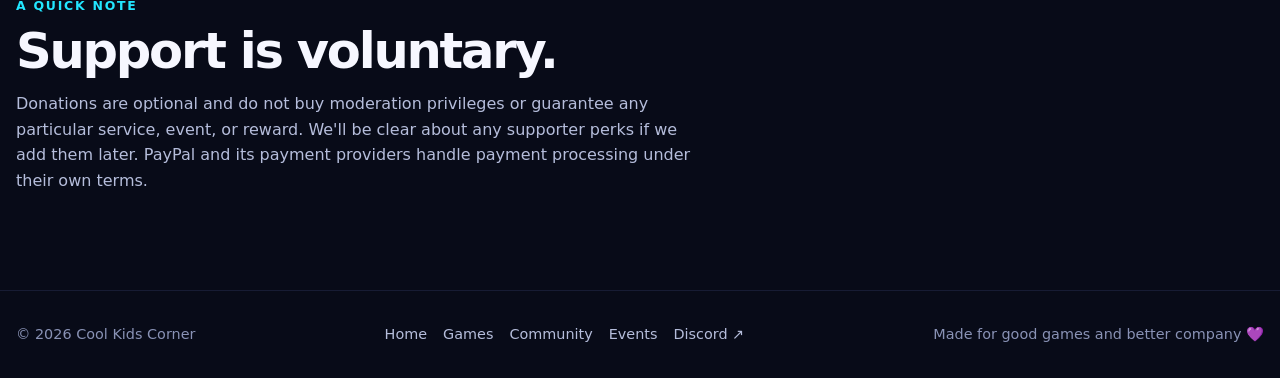
<file: support/index.html>
<!DOCTYPE html>
<html lang="en">

<head>
    <meta charset="UTF-8">
    <meta name="viewport" content="width=device-width, initial-scale=1">
    <meta name="theme-color" content="#080b18">
    <meta name="description"
        content="Learn how optional community support helps Cool Kids Corner maintain the website and host community activities.">
    <title>Cool Kids Corner | Support</title>
    <link rel="icon" type="image/png" href="/pngegg.png">
    <link rel="stylesheet" href="/style.css">
</head>

<body>
    <a class="skip-link" href="#main-content">Skip to main content</a>
  <header class="container">
    <nav class="nav" aria-label="Main navigation">

      <a class="brand" href="/" aria-label="Cool Kids Corner home">
        <span class="brand-mark" aria-hidden="true">🎮</span>
        <span>Cool Kids <span class="gradient-text">Corner</span></span>
      </a>

      <button class="menu-toggle" type="button" aria-expanded="false" aria-controls="site-navigation">
        <span aria-hidden="true">☰</span>
        <span>Menu</span>
      </button>

      <div class="nav-links" id="site-navigation">
        <a href="/">Home</a>

        <div class="dropdown">
          <button class="dropbtn" type="button">Games ▾</button>
          <div class="dropdown-content">
            <a href="/games/">All Games</a>
            <a href="/tabletop/">Tabletop</a>
            <a href="/tcg/">Card Games</a>
          </div>
        </div>

        <a href="/events/">Events</a>
        <a href="/community/">Community</a>
        <a href="/profile/">Profile</a>
        <a href="/support/">Support</a>

        <a class="button button-primary invite" href="https://discord.gg/mnwHc9mcsq" target="_blank"
          rel="noopener noreferrer">
          Join Discord ↗
        </a>
      </div>

    </nav>
  </header>
    <main id="main-content" class="container">
        <section class="page-hero">
            <div class="eyebrow">Help the Corner keep growing</div>
            <h1>Support <span class="gradient-text">Cool Kids Corner.</span></h1>
            <p>This community is built around people coming together to play, share, and have a good time. Optional
                support helps keep the website running and gives us more room to create community activities and improve
                the experience for everyone.</p>
        </section>
        <section>
            <div class="section-heading">
                <div class="eyebrow">What support helps with</div>
                <h2>Small contributions can help a lot.</h2>
                <p>Support is always optional. You can enjoy the community without donating, and we appreciate you being
                    here either way.</p>
            </div>
            <div class="content-grid">
                <article class="content-card">
                    <div class="icon" aria-hidden="true">🌐</div>
                    <h3>Website & Hosting</h3>
                    <p>Help cover website-related costs and keep community information easy to find.</p>
                </article>
                <article class="content-card">
                    <div class="icon" aria-hidden="true">🛠️</div>
                    <h3>Development & Improvements</h3>
                    <p>Support the time spent building new pages, maintaining the site, and improving community
                        resources.</p>
                </article>
                <article class="content-card">
                    <div class="icon" aria-hidden="true">🎉</div>
                    <h3>Community Activities</h3>
                    <p>Help make room for events, activities, and other ideas that bring members together.</p>
                </article>
            </div>
        </section>
        <section>
            <div class="support-panel">
                <div class="eyebrow">Thank you for being part of this</div>
                <h2>Help Keep the Respawn Point Alive! 💜</h2>
                <p>Cool Kids Corner runs on friendship, gaming, questionable decisions, and probably too much caffeine.
                    Your support helps us grow the community, create awesome events, and keep the good times rolling.
                    No pressure, no pay-to-win—just a little love for the place we all call home.
                </p>
                <a class="button button-primary" href="https://www.paypal.com/donate/?hosted_button_id=KA7ABP45FZEQ6" target="_blank"
                    rel="noopener noreferrer">Fuel the Chaos ☕</a>
            </div>
        </section>
        <section>
            <div class="section-heading">
                <div class="eyebrow">A quick note</div>
                <h2>Support is voluntary.</h2>
                <p>Donations are optional and do not buy moderation privileges or guarantee any particular service,
                    event, or reward. We'll be clear about any supporter perks if we add them later. PayPal and its
                    payment providers handle payment processing under their own terms.</p>
            </div>
        </section>
    </main>
    <footer>
        <div class="container footer-inner"><span>© <span id="year"></span> Cool Kids Corner</span>
            <div class="footer-links"><a href="/">Home</a><a href="/games/">Games</a><a
                    href="/community/">Community</a><a href="/events/">Events</a><a
                    href="https://discord.gg/mnwHc9mcsq" target="_blank" rel="noopener noreferrer">Discord ↗</a></div>
            <span>Made for good games and better company 💜</span>
        </div>
    </footer>
    <script>document.getElementById('year').textContent = new Date().getFullYear(); const t = document.querySelector('.menu-toggle'), n = document.getElementById('site-navigation'); t.addEventListener('click', () => { const o = t.getAttribute('aria-expanded') === 'true'; t.setAttribute('aria-expanded', String(!o)); n.classList.toggle('is-open', !o) }); n.querySelectorAll('a').forEach(a => a.addEventListener('click', () => { t.setAttribute('aria-expanded', 'false'); n.classList.remove('is-open') }));</script>
</body>

</html>
</file>
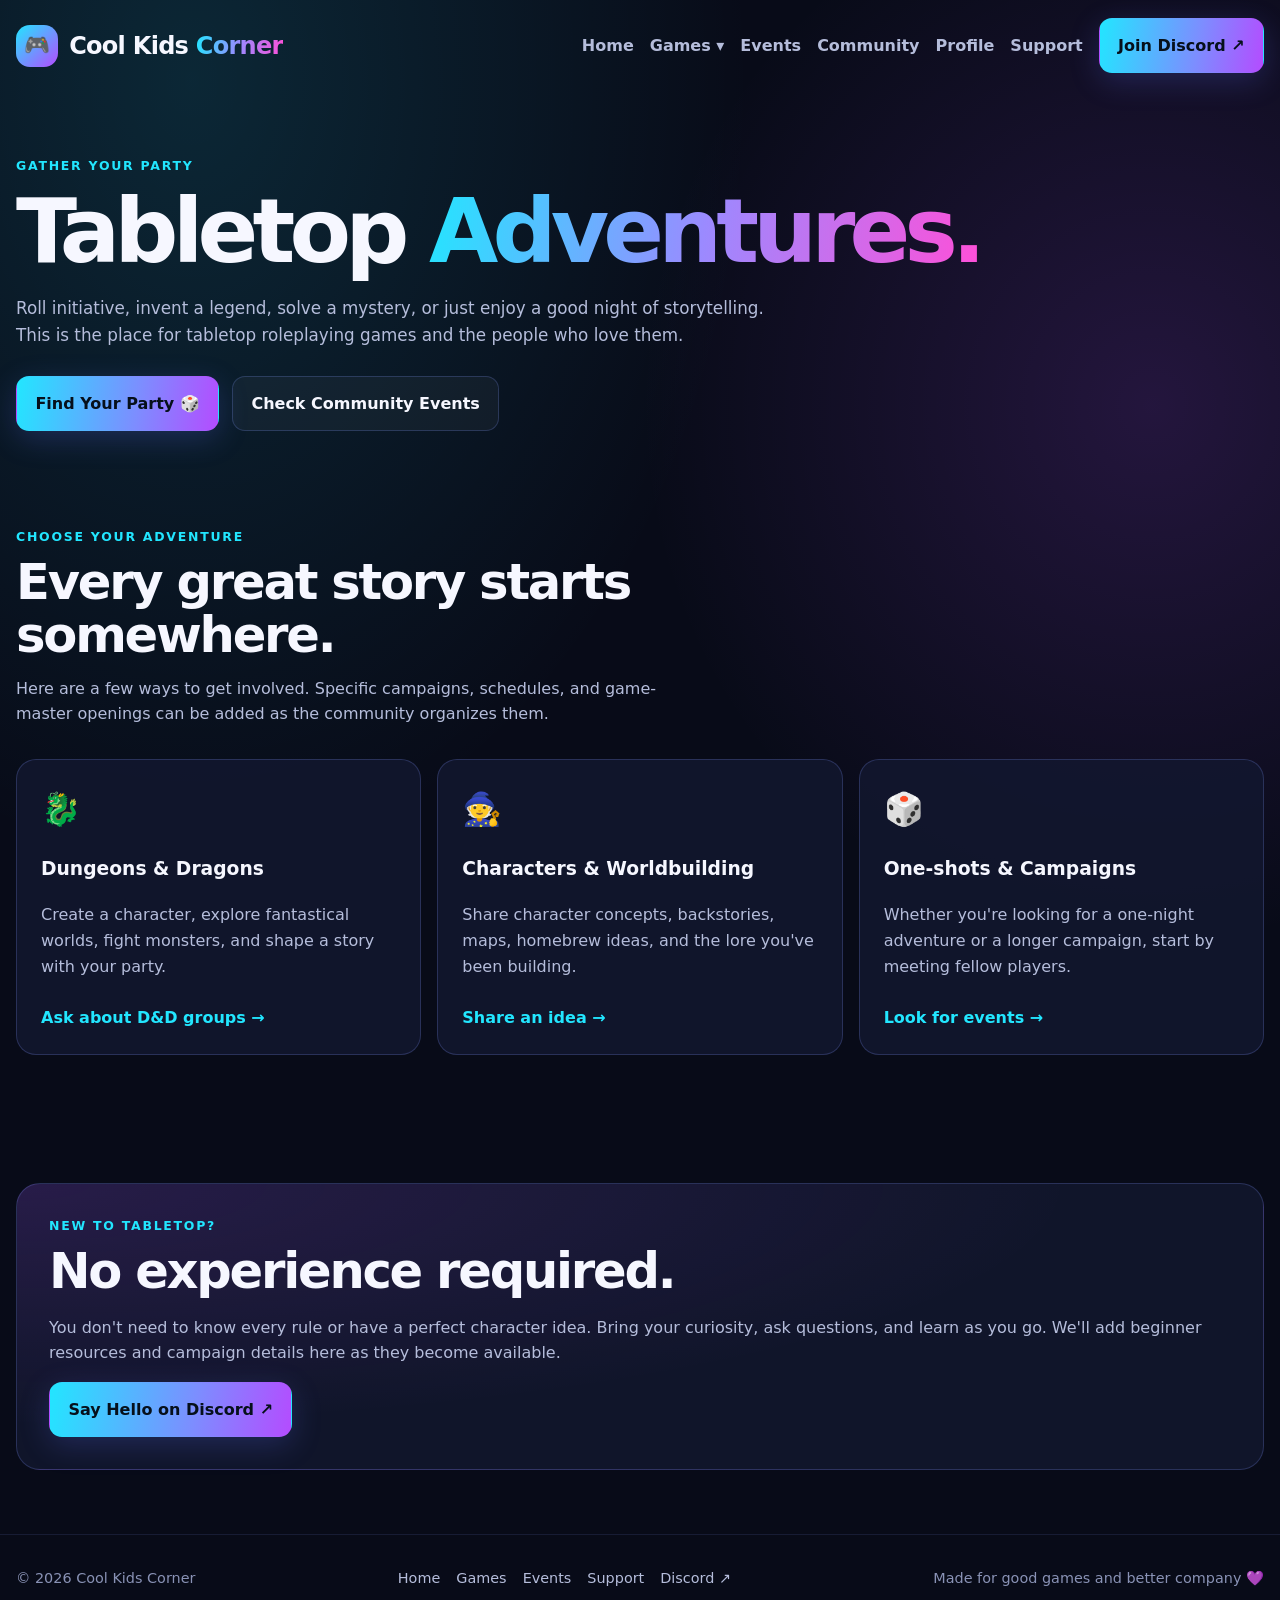
<file: tabletop/index.html>
<!DOCTYPE html>
<html lang="en">

<head>
    <meta charset="UTF-8">
    <meta name="viewport" content="width=device-width, initial-scale=1">
    <meta name="theme-color" content="#080b18">
    <meta name="description"
        content="Discover tabletop roleplaying games, campaigns, and character-building fun at Cool Kids Corner.">
    <title>Cool Kids Corner | Tabletop Adventures</title>
    <link rel="icon" type="image/png" href="/pngegg.png">
    <link rel="stylesheet" href="/style.css">
</head>

<body>
    <a class="skip-link" href="#main-content">Skip to main content</a>
    <header class="container">
        <nav class="nav" aria-label="Main navigation">

            <a class="brand" href="/" aria-label="Cool Kids Corner home">
                <span class="brand-mark" aria-hidden="true">🎮</span>
                <span>Cool Kids <span class="gradient-text">Corner</span></span>
            </a>

            <button class="menu-toggle" type="button" aria-expanded="false" aria-controls="site-navigation">
                <span aria-hidden="true">☰</span>
                <span>Menu</span>
            </button>

            <div class="nav-links" id="site-navigation">
                <a href="/">Home</a>

                <div class="dropdown">
                    <button class="dropbtn" type="button">Games ▾</button>
                    <div class="dropdown-content">
                        <a href="/games/">All Games</a>
                        <a href="/tabletop/">Tabletop</a>
                        <a href="/tcg/">Card Games</a>
                    </div>
                </div>

                <a href="/events/">Events</a>
                <a href="/community/">Community</a>
                <a href="/profile/">Profile</a>
                <a href="/support/">Support</a>

                <a class="button button-primary invite" href="https://discord.gg/mnwHc9mcsq" target="_blank"
                    rel="noopener noreferrer">
                    Join Discord ↗
                </a>
            </div>

        </nav>
    </header>
    <main id="main-content" class="container">
        <section class="page-hero">
            <div class="eyebrow">Gather your party</div>
            <h1>Tabletop <span class="gradient-text">Adventures.</span></h1>
            <p>Roll initiative, invent a legend, solve a mystery, or just enjoy a good night of storytelling. This is
                the place for tabletop roleplaying games and the people who love them.</p>
            <div class="hero-actions"><a class="button button-primary" href="https://discord.gg/mnwHc9mcsq"
                    target="_blank" rel="noopener noreferrer">Find Your Party 🎲</a><a class="button button-secondary"
                    href="/events/">Check Community Events</a></div>
        </section>
        <section>
            <div class="section-heading">
                <div class="eyebrow">Choose your adventure</div>
                <h2>Every great story starts somewhere.</h2>
                <p>Here are a few ways to get involved. Specific campaigns, schedules, and game-master openings can be
                    added as the community organizes them.</p>
            </div>
            <div class="content-grid">
                <article class="content-card">
                    <div class="icon" aria-hidden="true">🐉</div>
                    <h3>Dungeons & Dragons</h3>
                    <p>Create a character, explore fantastical worlds, fight monsters, and shape a story with your
                        party.</p><a class="section-link" href="/community/">Ask about D&D groups →</a>
                </article>
                <article class="content-card">
                    <div class="icon" aria-hidden="true">🧙</div>
                    <h3>Characters & Worldbuilding</h3>
                    <p>Share character concepts, backstories, maps, homebrew ideas, and the lore you've been building.
                    </p><a class="section-link" href="/community/">Share an idea →</a>
                </article>
                <article class="content-card">
                    <div class="icon" aria-hidden="true">🎲</div>
                    <h3>One-shots & Campaigns</h3>
                    <p>Whether you're looking for a one-night adventure or a longer campaign, start by meeting fellow
                        players.</p><a class="section-link" href="/events/">Look for events →</a>
                </article>
            </div>
        </section>
        <section>
            <div class="callout">
                <div class="eyebrow">New to tabletop?</div>
                <h2>No experience required.</h2>
                <p>You don't need to know every rule or have a perfect character idea. Bring your curiosity, ask
                    questions, and learn as you go. We'll add beginner resources and campaign details here as they
                    become available.</p><a class="button button-primary" href="https://discord.gg/mnwHc9mcsq"
                    target="_blank" rel="noopener noreferrer">Say Hello on Discord ↗</a>
            </div>
        </section>
    </main>
    <footer>
        <div class="container footer-inner"><span>© <span id="year"></span> Cool Kids Corner</span>
            <div class="footer-links"><a href="/">Home</a><a href="/games/">Games</a><a
                    href="/events/">Events</a><a href="/support/">Support</a><a
                    href="https://discord.gg/mnwHc9mcsq" target="_blank" rel="noopener noreferrer">Discord ↗</a></div>
            <span>Made for good games and better company 💜</span>
        </div>
    </footer>
    <script>document.getElementById('year').textContent = new Date().getFullYear(); const t = document.querySelector('.menu-toggle'), n = document.getElementById('site-navigation'); t.addEventListener('click', () => { const o = t.getAttribute('aria-expanded') === 'true'; t.setAttribute('aria-expanded', String(!o)); n.classList.toggle('is-open', !o) }); n.querySelectorAll('a').forEach(a => a.addEventListener('click', () => { t.setAttribute('aria-expanded', 'false'); n.classList.remove('is-open') }));</script>
</body>

</html>
</file>
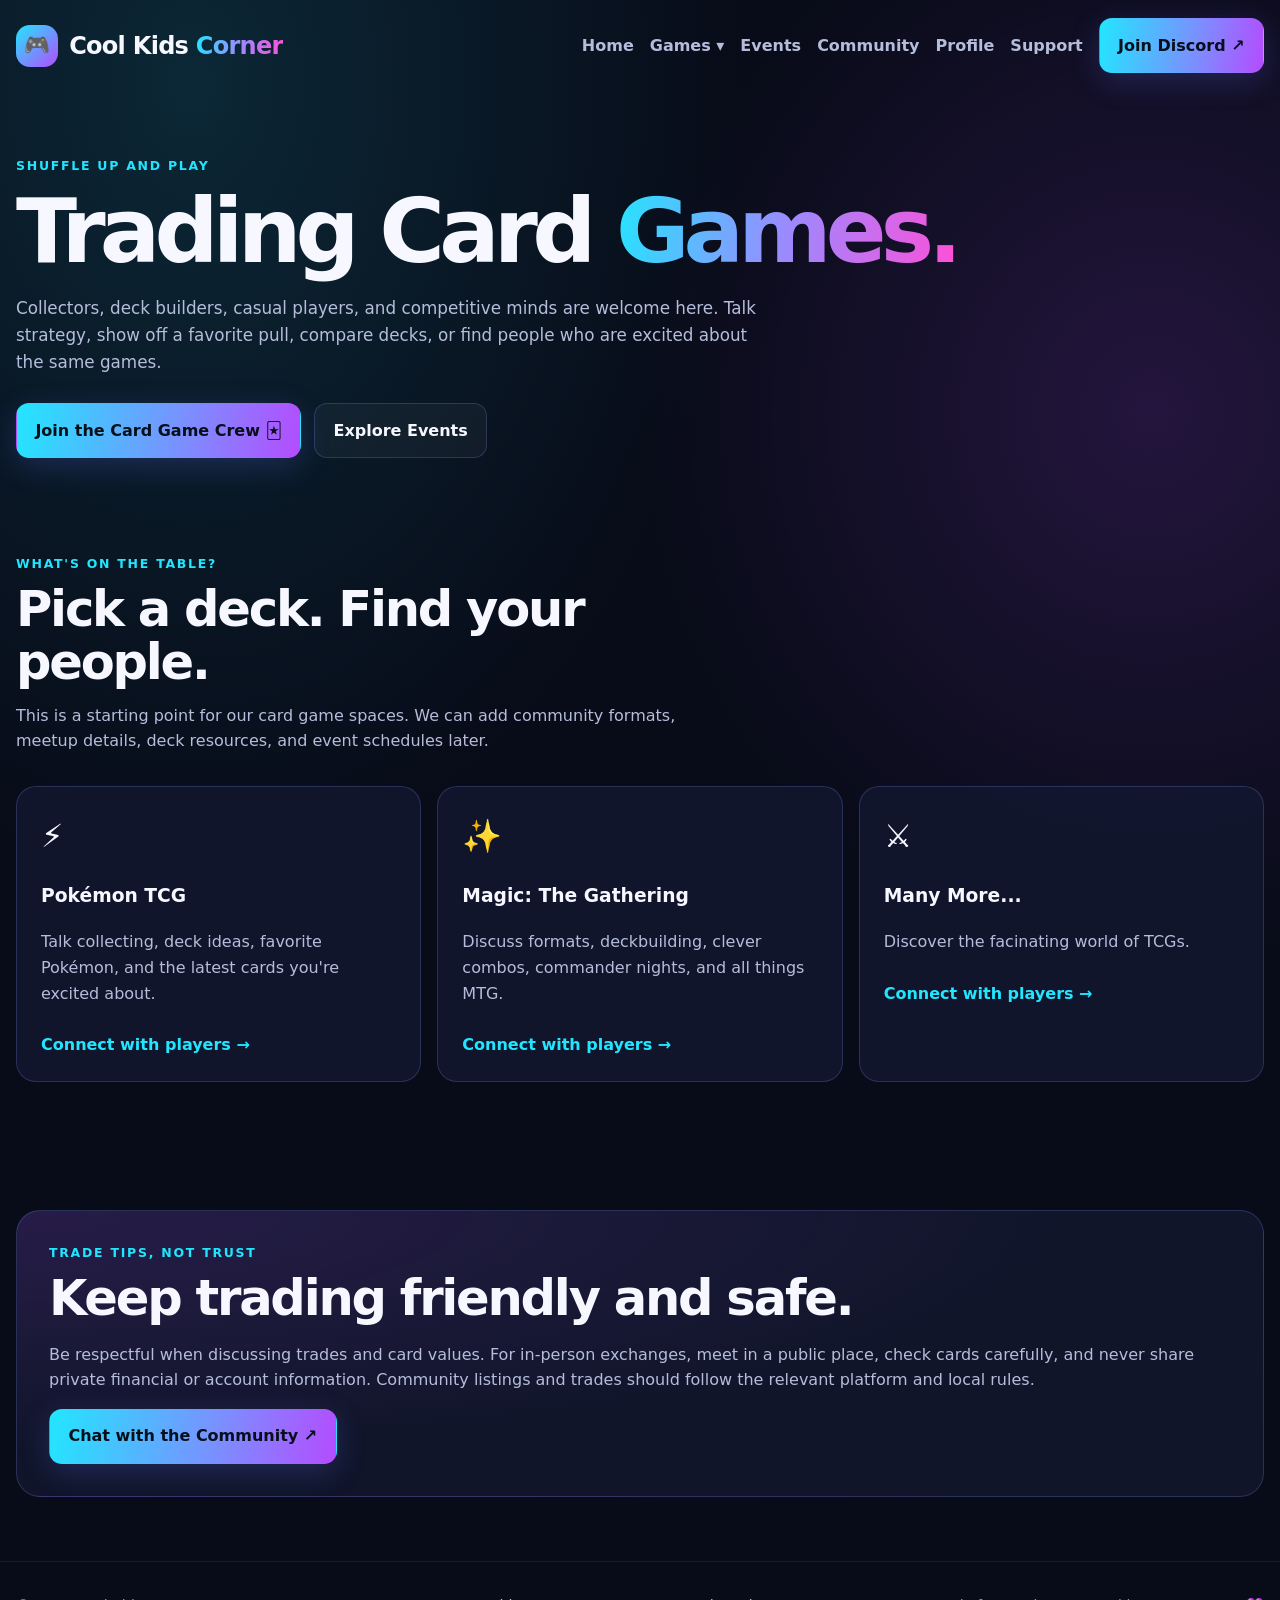
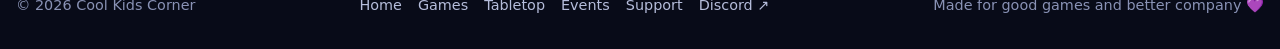
<file: tcg/index.html>
<!DOCTYPE html>
<html lang="en">

<head>
    <meta charset="UTF-8">
    <meta name="viewport" content="width=device-width, initial-scale=1">
    <meta name="theme-color" content="#080b18">
    <meta name="description"
        content="Connect with trading card game fans at Cool Kids Corner, from Pokémon and Magic: The Gathering to Riftbound.">
    <title>Cool Kids Corner | TCG</title>
    <link rel="icon" type="image/png" href="/pngegg.png">
    <link rel="stylesheet" href="/style.css">
</head>

<body>
    <a class="skip-link" href="#main-content">Skip to main content</a>
  <header class="container">
    <nav class="nav" aria-label="Main navigation">

      <a class="brand" href="/" aria-label="Cool Kids Corner home">
        <span class="brand-mark" aria-hidden="true">🎮</span>
        <span>Cool Kids <span class="gradient-text">Corner</span></span>
      </a>

      <button class="menu-toggle" type="button" aria-expanded="false" aria-controls="site-navigation">
        <span aria-hidden="true">☰</span>
        <span>Menu</span>
      </button>

      <div class="nav-links" id="site-navigation">
        <a href="/">Home</a>

        <div class="dropdown">
          <button class="dropbtn" type="button">Games ▾</button>
          <div class="dropdown-content">
            <a href="/games/">All Games</a>
            <a href="/tabletop/">Tabletop</a>
            <a href="/tcg/">Card Games</a>
          </div>
        </div>

        <a href="/events/">Events</a>
        <a href="/community/">Community</a>
        <a href="/profile/">Profile</a>
        <a href="/support/">Support</a>

        <a class="button button-primary invite" href="https://discord.gg/mnwHc9mcsq" target="_blank"
          rel="noopener noreferrer">
          Join Discord ↗
        </a>
      </div>

    </nav>
  </header>
    <main id="main-content" class="container">
        <section class="page-hero">
            <div class="eyebrow">Shuffle up and play</div>
            <h1>Trading Card <span class="gradient-text">Games.</span></h1>
            <p>Collectors, deck builders, casual players, and competitive minds are welcome here. Talk strategy, show
                off a favorite pull, compare decks, or find people who are excited about the same games.</p>
            <div class="hero-actions"><a class="button button-primary" href="https://discord.gg/mnwHc9mcsq"
                    target="_blank" rel="noopener noreferrer">Join the Card Game Crew 🃏</a><a
                    class="button button-secondary" href="/events/">Explore Events</a></div>
        </section>
        <section>
            <div class="section-heading">
                <div class="eyebrow">What's on the table?</div>
                <h2>Pick a deck. Find your people.</h2>
                <p>This is a starting point for our card game spaces. We can add community formats, meetup details, deck
                    resources, and event schedules later.</p>
            </div>
            <div class="content-grid">
                <article class="content-card">
                    <div class="icon" aria-hidden="true">⚡</div>
                    <h3>Pokémon TCG</h3>
                    <p>Talk collecting, deck ideas, favorite Pokémon, and the latest cards you're excited about.</p><a
                        class="section-link" href="/community/">Connect with players →</a>
                </article>
                <article class="content-card">
                    <div class="icon" aria-hidden="true">✨</div>
                    <h3>Magic: The Gathering</h3>
                    <p>Discuss formats, deckbuilding, clever combos, commander nights, and all things MTG.</p><a
                        class="section-link" href="/community/">Connect with players →</a>
                </article>
                <article class="content-card">
                    <div class="icon" aria-hidden="true">⚔️</div>
                    <h3>Many More...</h3>
                    <p>Discover the facinating world of TCGs.</p><a
                        class="section-link" href="/community/">Connect with players →</a>
                </article>
            </div>
        </section>
        <section>
            <div class="callout">
                <div class="eyebrow">Trade tips, not trust</div>
                <h2>Keep trading friendly and safe.</h2>
                <p>Be respectful when discussing trades and card values. For in-person exchanges, meet in a public
                    place, check cards carefully, and never share private financial or account information. Community
                    listings and trades should follow the relevant platform and local rules.</p><a
                    class="button button-primary" href="https://discord.gg/mnwHc9mcsq" target="_blank"
                    rel="noopener noreferrer">Chat with the Community ↗</a>
            </div>
        </section>
    </main>
    <footer>
        <div class="container footer-inner"><span>© <span id="year"></span> Cool Kids Corner</span>
            <div class="footer-links"><a href="/">Home</a><a href="/games/">Games</a><a
                    href="/tabletop/">Tabletop</a><a href="/events/">Events</a><a
                    href="/support/">Support</a><a href="https://discord.gg/mnwHc9mcsq" target="_blank"
                    rel="noopener noreferrer">Discord ↗</a></div><span>Made for good games and better company 💜</span>
        </div>
    </footer>
    <script>document.getElementById('year').textContent = new Date().getFullYear(); const t = document.querySelector('.menu-toggle'), n = document.getElementById('site-navigation'); t.addEventListener('click', () => { const o = t.getAttribute('aria-expanded') === 'true'; t.setAttribute('aria-expanded', String(!o)); n.classList.toggle('is-open', !o) }); n.querySelectorAll('a').forEach(a => a.addEventListener('click', () => { t.setAttribute('aria-expanded', 'false'); n.classList.remove('is-open') }));</script>
</body>

</html>
</file>
<file: style.css>
:root {
  --bg: #080b18;
  --panel: #131830;
  --cyan: #22e6ff;
  --purple: #b44cff;
  --pink: #ff4fd8;
  --yellow: #ffd84d;
  --text: #f6f7ff;
  --muted: #b5bddb;
  --border: rgba(130, 150, 255, .22)
}

* {
  box-sizing: border-box
}

html {
  scroll-behavior: smooth
}

body {
  margin: 0;
  font-family: system-ui, -apple-system, "Segoe UI", sans-serif;
  color: var(--text);
  line-height: 1.6;
  background: radial-gradient(ellipse at 15% 5%, rgba(34, 230, 255, .13), transparent 35rem), radial-gradient(ellipse at 90% 25%, rgba(180, 76, 255, .16), transparent 32rem), var(--bg)
}

a {
  color: inherit
}

.container {
  width: min(1350px, calc(100% - 2rem));
  margin: auto;
}

.nav {
  display: flex;
  align-items: center;
  justify-content: space-between;
  gap: 1rem;
  padding: 1.15rem 0
}

.brand {
  display: flex;
  align-items: center;
  gap: .7rem;
  text-decoration: none;
  font-weight: 900;
  letter-spacing: -.03em
}

.brand-mark {
  display: grid;
  place-items: center;
  width: 42px;
  height: 42px;
  border-radius: 14px;
  color: #06101b;
  font-size: 1.3rem;
  background: linear-gradient(135deg, var(--cyan), var(--purple))
}

.nav-links {
  display: flex;
  gap: 1.4rem;
  align-items: center
}

.nav-links a:not(.button) {
  text-decoration: none;
  color: var(--muted);
  font-size: .95rem
}

.nav-links a:hover {
  color: var(--cyan)
}

.button {
  display: inline-flex;
  align-items: center;
  justify-content: center;
  gap: .55rem;
  padding: .85rem 1.15rem;
  border-radius: 13px;
  text-decoration: none;
  font-weight: 850;
  border: 1px solid transparent;
  transition: transform .18s
}

.button:hover {
  transform: translateY(-2px)
}

.button-primary {
  color: #06101b;
  background: linear-gradient(100deg, var(--cyan), #7d8dff 60%, var(--purple));
  box-shadow: 0 8px 30px #5f71ff38
}

.button-secondary {
  border-color: var(--border);
  background: #ffffff0a
}

.hero {
  padding: 5.5rem 0 4.5rem;
  display: grid;
  grid-template-columns: 1.15fr .85fr;
  gap: 3rem;
  align-items: center
}

.eyebrow {
  color: var(--cyan);
  font-weight: 900;
  letter-spacing: .14em;
  text-transform: uppercase;
  font-size: .78rem
}

h1 {
  font-size: clamp(3rem, 7vw, 5.8rem);
  line-height: .98;
  letter-spacing: -.065em;
  margin: .8rem 0 1.2rem
}

.gradient-text {
  color: transparent;
  background: linear-gradient(100deg, var(--cyan), #9b8aff 50%, var(--pink));
  -webkit-background-clip: text;
  background-clip: text
}

.hero p {
  color: var(--muted);
  max-width: 600px;
  font-size: 1.12rem
}

.hero-actions {
  display: flex;
  flex-wrap: wrap;
  gap: .8rem;
  margin-top: 1.7rem
}

.hero-art {
  min-height: 360px;
  display: grid;
  place-items: center;
  position: relative;
  overflow: hidden;
  border: 1px solid var(--border);
  border-radius: 32px;
  background: linear-gradient(145deg, #22e6ff17, #b44cff21), #0d1227;
  box-shadow: inset 0 0 60px #6f5eff14, 0 25px 80px #0004
}

.hero-art:before,
.hero-art:after {
  content: "";
  position: absolute;
  border: 1px solid #22e6ff40;
  border-radius: 50%;
  width: 280px;
  height: 280px
}

.hero-art:after {
  width: 370px;
  height: 370px;
  border-color: #b44cff33
}

.mascot {
  position: relative;
  z-index: 1;
  text-align: center
}

.mascot .emoji {
  font-size: clamp(6rem, 14vw, 9rem);
  filter: drop-shadow(0 0 28px #22e6ff40)
}

.mascot strong {
  display: block;
  font-size: 1.25rem;
  letter-spacing: .08em
}

.mascot small {
  color: var(--muted)
}

.float {
  position: absolute;
  font-size: 2rem;
  animation: bob 4s ease-in-out infinite
}

.f1 {
  top: 14%;
  left: 13%
}

.f2 {
  top: 20%;
  right: 13%;
  animation-delay: -1.4s
}

.f3 {
  bottom: 14%;
  left: 18%;
  animation-delay: -2.2s
}

.f4 {
  bottom: 17%;
  right: 16%;
  animation-delay: -.7s
}

@keyframes bob {

  0%,
  100% {
    transform: translateY(0) rotate(-5deg)
  }

  50% {
    transform: translateY(-12px) rotate(5deg)
  }
}

section {
  padding: 4rem 0
}

.section-heading {
  max-width: 680px;
  margin-bottom: 2rem
}

h2 {
  font-size: clamp(2rem, 4vw, 3.1rem);
  letter-spacing: -.045em;
  line-height: 1.08;
  margin: .55rem 0 .8rem
}

.section-heading p {
  color: var(--muted);
  margin: 0
}

.cards {
  display: grid;
  grid-template-columns: repeat(3, 1fr);
  gap: 1rem
}

.card {
  padding: 1.5rem;
  border: 1px solid var(--border);
  border-radius: 20px;
  background: #131830d1
}

.card-icon {
  display: grid;
  place-items: center;
  width: 52px;
  height: 52px;
  border-radius: 16px;
  font-size: 1.5rem;
  background: #22e6ff1a;
  margin-bottom: 1rem
}

.card h3 {
  margin: 0 0 .4rem;
  font-size: 1.15rem
}

.card p {
  margin: 0;
  color: var(--muted)
}

.rules {
  display: grid;
  grid-template-columns: .8fr 1.2fr;
  gap: 2rem;
  align-items: start
}

.rules-panel {
  border: 1px solid var(--border);
  border-radius: 22px;
  padding: 1.4rem;
  background: #131830d1
}

.rule {
  display: flex;
  gap: .9rem;
  padding: .9rem 0;
  border-bottom: 1px solid #8296ff21
}

.rule:last-child {
  border-bottom: 0
}

.rule span {
  color: var(--yellow);
  font-weight: 900
}

.rule p {
  margin: 0;
  color: var(--muted)
}

.cta {
  text-align: center;
  padding: 3rem 1.5rem;
  border: 1px solid var(--border);
  border-radius: 28px;
  background: radial-gradient(ellipse at top, #b44cff2e, transparent 60%), #131830cc
}

.cta p {
  color: var(--muted);
  max-width: 600px;
  margin: 0 auto 1.5rem
}

footer {
  padding: 2rem 0;
  color: #8992b5;
  font-size: .9rem;
  border-top: 1px solid #8296ff1f
}

.footer-inner {
  display: flex;
  justify-content: space-between;
  gap: 1rem;
  flex-wrap: wrap
}

@media(max-width:800px) {
  .hero {
    grid-template-columns: 1fr;
    padding-top: 3.5rem
  }

  .hero-art {
    min-height: 290px
  }

  .cards {
    grid-template-columns: 1fr
  }

  .rules {
    grid-template-columns: 1fr
  }

  .nav-links a:not(.button) {
    display: none
  }
}

@media(prefers-reduced-motion:reduce) {
  html {
    scroll-behavior: auto
  }

  *,
  *:before,
  *:after {
    animation-duration: .01ms !important;
    transition-duration: .01ms !important
  }
}

/* Homepage additions — designed to work with the existing style.css */

.skip-link {
  position: absolute;
  left: -9999px;
  top: 1rem;
  z-index: 1000;
  padding: .75rem 1rem;
  color: #06101b;
  background: var(--cyan);
  border-radius: 10px;
}

.skip-link:focus {
  left: 1rem;
}

.nav {
  flex-wrap: wrap;
}

.nav-links {
  flex-wrap: wrap;
}

.nav-links a[aria-current="page"] {
  color: var(--cyan);
}

.menu-toggle {
  display: none;
  padding: .65rem .85rem;
  color: var(--text);
  background: #ffffff0a;
  border: 1px solid var(--border);
  border-radius: 12px;
  font: inherit;
  font-weight: 800;
  cursor: pointer;
}

.hero {
  min-height: 500px;
}

.hero p {
  line-height: 1.8;
}

.hero-badges {
  display: flex;
  flex-wrap: wrap;
  gap: .6rem;
  margin-top: 1.5rem;
}

.hero-badges span {
  padding: .45rem .75rem;
  color: var(--muted);
  background: #ffffff08;
  border: 1px solid var(--border);
  border-radius: 999px;
  font-size: .85rem;
}

.home-search {
  display: flex;
  gap: .65rem;
  max-width: 560px;
  margin-top: 1.5rem;
}

.home-search input {
  width: 100%;
  min-width: 0;
  padding: .9rem 1rem;
  color: var(--text);
  background: #131830;
  border: 1px solid var(--border);
  border-radius: 13px;
  font: inherit;
}

.home-search input::placeholder {
  color: #8992b5;
}

.home-search button {
  flex-shrink: 0;
  font: inherit;
  cursor: pointer;
}

.section-link {
  display: inline-block;
  margin-top: 1.25rem;
  color: var(--cyan);
  font-weight: 800;
  text-decoration: none;
}

.section-link:hover {
  text-decoration: underline;
}

.card {
  height: 100%;
}

.card-link {
  display: block;
  color: inherit;
  text-decoration: none;
  height: 100%;
}

.card-link:focus-visible {
  outline: 2px solid var(--cyan);
  outline-offset: 5px;
  border-radius: 12px;
}

.card-link h3 {
  transition: color .18s ease;
}

.card-link:hover h3 {
  color: var(--cyan);
}

.card-link .card-icon {
  transition: transform .18s ease;
}

.card-link:hover .card-icon {
  transform: translateY(-3px);
}

.feature-grid {
  display: grid;
  grid-template-columns: repeat(3, minmax(0, 1fr));
  gap: 1rem;
}

.feature-card {
  display: flex;
  flex-direction: column;
  align-items: flex-start;
  padding: 1.5rem;
  background: #131830d1;
  border: 1px solid var(--border);
  border-radius: 20px;
}

.feature-card p {
  margin: 0;
  color: var(--muted);
}

.feature-card .section-link {
  margin-top: auto;
  padding-top: 1rem;
}

.community-banner {
  display: grid;
  grid-template-columns: 1fr auto;
  gap: 1.5rem;
  align-items: center;
  padding: 2rem;
  background:
    radial-gradient(ellipse at top left, #22e6ff16, transparent 55%),
    #131830d1;
  border: 1px solid var(--border);
  border-radius: 24px;
}

.community-banner p {
  max-width: 650px;
  margin-bottom: 0;
  color: var(--muted);
}

.community-banner h2 {
  margin-top: .5rem;
}

.rules-panel {
  border: 1px solid var(--border);
  border-radius: 22px;
  padding: 1.4rem;
  background: #131830d1;
}

.rule {
  display: flex;
  gap: .9rem;
  padding: .9rem 0;
  border-bottom: 1px solid #8296ff21;
}

.rule:last-child {
  border-bottom: 0;
}

.rule>span {
  color: var(--yellow);
  font-weight: 900;
}

.rule p {
  margin: 0;
  color: var(--muted);
}

.footer-links {
  display: flex;
  flex-wrap: wrap;
  gap: 1rem;
}

.footer-links a {
  color: var(--muted);
  text-decoration: none;
}

.footer-links a:hover {
  color: var(--cyan);
}

@media (max-width: 800px) {
  .nav {
    justify-content: space-between;
  }

  .menu-toggle {
    display: inline-flex;
    align-items: center;
    gap: .5rem;
  }

  .nav-links {
    display: none;
    width: 100%;
    flex-direction: column;
    align-items: stretch;
    gap: .25rem;
    padding: .75rem 0 1rem;
  }

  .nav-links.is-open {
    display: flex;
  }

  .nav-links a:not(.button) {
    display: block;
    padding: .7rem .5rem;
  }

  .nav-links .button {
    margin-top: .4rem;
  }

  .feature-grid {
    grid-template-columns: 1fr;
  }

  .community-banner {
    grid-template-columns: 1fr;
  }

  .home-search {
    flex-direction: column;
  }

  .home-search .button {
    width: 100%;
  }
}

@media (prefers-reduced-motion: reduce) {

  .card-link h3,
  .card-link .card-icon {
    transition: none;
  }
}

/* Restore visible navigation */
.nav {
  display: flex;
  align-items: center;
  justify-content: space-between;
  flex-wrap: wrap;
  gap: 1rem;
}

.brand {
  display: inline-flex;
  align-items: center;
  font-size: 1.5rem;
  white-space: nowrap;
}

.nav-links {
  display: flex;
  align-items: center;
  flex-wrap: wrap;
  gap: 1rem;
  width: auto;
}

.nav-links a:not(.button) {
  display: inline-block;
}

/* Games dropdown */
.dropdown {
  position: relative;
}

.dropbtn {
  background: transparent;
  border: none;
  color: var(--muted);
  font: inherit;
  cursor: pointer;
}

.dropdown-content {
  display: none;
  position: absolute;
  top: 100%;
  left: 0;
  min-width: 180px;
  padding: .5rem;
  background: var(--panel);
  border: 1px solid var(--border);
  border-radius: 12px;
  z-index: 1000;
}

.dropdown-content a {
  display: block;
  padding: .6rem;
  text-decoration: none;
}

.dropdown:hover .dropdown-content,
.dropdown:focus-within .dropdown-content {
  display: block;
}

/* Temporary mobile fix: keep links visible */
@media (max-width: 1100px) {
  .nav-links {
    display: flex;
    flex-direction: row;
    flex-wrap: wrap;
    width: 100%;
  }

  .nav-links a:not(.button) {
    display: inline-block;
  }

  .menu-toggle {
    display: none;
  }
}

/* Keep Cool Kids Corner on the left */
.nav {
  display: flex;
  align-items: center;
  justify-content: space-between;
  gap: 1rem;
}

/* Keep the brand on the left */
.brand {
  flex-shrink: 0;
  margin-right: auto;
}

/* Move navigation links to the right */
.nav-links {
  display: flex;
  align-items: center;
  justify-content: flex-end;
  flex-wrap: wrap;
  gap: 1rem;
  width: auto;
  margin-left: auto;
}

/* Keep Games dropdown aligned */
.dropdown {
  position: relative;
}

/* On smaller screens, keep links right-aligned */
@media (max-width: 1100px) {
  .nav-links {
    width: auto;
    margin-left: auto;
    justify-content: flex-end;
    flex-direction: row;
  }
}

/* Make all navbar links the same size */
.nav-links a:not(.button),
.nav-links .dropbtn {
  font-family: inherit;
  font-size: 1rem;
  font-weight: 600;
  line-height: 1.5;
}

/* Keep the Discord button text consistent */
.nav-links .button {
  font-size: 1rem;
  font-weight: 600;
}

/* Keep Cool Kids Corner bigger */
.brand {
  font-size: 1.5rem;
  font-weight: 900;
}

/* Align Games with the other navigation links */
.dropbtn {
  background: transparent;
  border: none;
  color: var(--muted);
  padding: 0;
  cursor: pointer;
}

/* Games dropdown hover color */
.nav-links .dropbtn:hover,
.nav-links .dropbtn:focus-visible,
.nav-links .dropdown:hover .dropbtn {
  color: var(--cyan);
  transition: color 0.2s ease;
}

/* Dropdown menu links hover effect */
.dropdown-content a:hover,
.dropdown-content a:focus-visible {
  color: var(--cyan);
  background-color: rgba(34, 230, 255, 0.1);
  border-radius: 8px;
}

/*TCG Page*/

.skip-link {
  position: absolute;
  left: -9999px;
  top: 1rem;
  z-index: 1000;
  padding: .75rem 1rem;
  color: #06101b;
  background: var(--cyan);
  border-radius: 10px
}

.skip-link:focus {
  left: 1rem
}

.nav {
  flex-wrap: wrap
}

.nav-links {
  flex-wrap: wrap
}

.menu-toggle {
  display: none;
  padding: .65rem .85rem;
  color: var(--text);
  background: #ffffff0a;
  border: 1px solid var(--border);
  border-radius: 12px;
  font: inherit;
  font-weight: 800;
  cursor: pointer
}

.nav-links a[aria-current=page] {
  color: var(--cyan)
}

.page-hero {
  padding: 4rem 0 2rem
}

.page-hero p {
  max-width: 760px;
  color: var(--muted);
  font-size: 1.05rem
}

.content-grid {
  display: grid;
  grid-template-columns: repeat(3, minmax(0, 1fr));
  gap: 1rem
}

.content-card {
  padding: 1.5rem;
  border: 1px solid var(--border);
  border-radius: 20px;
  background: #131830d1
}

.content-card p {
  color: var(--muted)
}

.content-card .icon {
  font-size: 2rem
}

.section-link {
  display: inline-block;
  margin-top: .6rem;
  color: var(--cyan);
  font-weight: 800;
  text-decoration: none
}

.callout {
  padding: 2rem;
  border: 1px solid var(--border);
  border-radius: 24px;
  background: radial-gradient(ellipse at top left, #22e6ff18, transparent 60%), #131830cc
}

.callout p {
  color: var(--muted)
}

.footer-links {
  display: flex;
  flex-wrap: wrap;
  gap: 1rem
}

.footer-links a {
  color: var(--muted);
  text-decoration: none
}

@media(max-width:800px) {
  .menu-toggle {
    display: inline-flex;
    align-items: center;
    gap: .5rem
  }

  .nav {
    justify-content: space-between
  }

  .nav-links {
    display: none;
    width: 100%;
    flex-direction: column;
    align-items: stretch;
    gap: .25rem;
    padding: .75rem 0 1rem
  }

  .nav-links.is-open {
    display: flex
  }

  .nav-links a:not(.button) {
    display: block;
    padding: .7rem .5rem
  }

  .content-grid {
    grid-template-columns: 1fr
  }
}

@media(max-width:520px) {
  .page-hero {
    padding-top: 2.5rem
  }
}

/*Support Page*/

.skip-link {
  position: absolute;
  left: -9999px;
  top: 1rem;
  z-index: 1000;
  padding: .75rem 1rem;
  color: #06101b;
  background: var(--cyan);
  border-radius: 10px
}

.skip-link:focus {
  left: 1rem
}

.nav {
  flex-wrap: wrap
}

.nav-links {
  flex-wrap: wrap
}

.menu-toggle {
  display: none;
  padding: .65rem .85rem;
  color: var(--text);
  background: #ffffff0a;
  border: 1px solid var(--border);
  border-radius: 12px;
  font: inherit;
  font-weight: 800;
  cursor: pointer
}

.nav-links a[aria-current=page] {
  color: var(--cyan)
}

.page-hero {
  padding: 4rem 0 2rem
}

.page-hero p {
  max-width: 760px;
  color: var(--muted);
  font-size: 1.05rem
}

.content-grid {
  display: grid;
  grid-template-columns: repeat(3, minmax(0, 1fr));
  gap: 1rem
}

.content-card {
  padding: 1.5rem;
  border: 1px solid var(--border);
  border-radius: 20px;
  background: #131830d1
}

.content-card p {
  color: var(--muted)
}

.content-card .icon {
  font-size: 2rem
}

.support-panel {
  padding: 2.2rem;
  text-align: center;
  border: 1px solid var(--border);
  border-radius: 28px;
  background: radial-gradient(ellipse at top, #b44cff2e, transparent 60%), #131830cc
}

.support-panel p {
  max-width: 700px;
  margin: 0 auto 1.4rem;
  color: var(--muted)
}

.support-panel .button {
  margin: .35rem
}

.fine-print {
  max-width: 760px;
  color: var(--muted);
  font-size: .9rem
}

.footer-links {
  display: flex;
  flex-wrap: wrap;
  gap: 1rem
}

.footer-links a {
  color: var(--muted);
  text-decoration: none
}

@media(max-width:800px) {
  .menu-toggle {
    display: inline-flex;
    align-items: center;
    gap: .5rem
  }

  .nav {
    justify-content: space-between
  }

  .nav-links {
    display: none;
    width: 100%;
    flex-direction: column;
    align-items: stretch;
    gap: .25rem;
    padding: .75rem 0 1rem
  }

  .nav-links.is-open {
    display: flex
  }

  .nav-links a:not(.button) {
    display: block;
    padding: .7rem .5rem
  }

  .content-grid {
    grid-template-columns: 1fr
  }
}

@media(max-width:520px) {
  .page-hero {
    padding-top: 2.5rem
  }

  .support-panel {
    padding: 1.5rem
  }
}

/*Community Page*/
.skip-link {
  position: absolute;
  left: -9999px;
  top: 1rem;
  z-index: 1000;
  padding: .75rem 1rem;
  color: #06101b;
  background: var(--cyan);
  border-radius: 10px
}

.skip-link:focus {
  left: 1rem
}

.nav {
  flex-wrap: wrap
}

.nav-links {
  flex-wrap: wrap
}

.menu-toggle {
  display: none;
  padding: .65rem .85rem;
  color: var(--text);
  background: #ffffff0a;
  border: 1px solid var(--border);
  border-radius: 12px;
  font: inherit;
  font-weight: 800;
  cursor: pointer
}

.nav-links a[aria-current=page] {
  color: var(--cyan)
}

.page-hero {
  padding: 4rem 0 2rem
}

.page-hero p {
  max-width: 760px;
  color: var(--muted);
  font-size: 1.05rem
}

.content-grid {
  display: grid;
  grid-template-columns: repeat(3, minmax(0, 1fr));
  gap: 1rem
}

.content-card {
  padding: 1.5rem;
  border: 1px solid var(--border);
  border-radius: 20px;
  background: #131830d1
}

.content-card p {
  color: var(--muted)
}

.content-card .icon {
  font-size: 2rem
}

.rules-panel {
  border: 1px solid var(--border);
  border-radius: 22px;
  padding: 1.4rem;
  background: #131830d1
}

.rule {
  display: flex;
  gap: .9rem;
  padding: .9rem 0;
  border-bottom: 1px solid #8296ff21
}

.rule:last-child {
  border-bottom: 0
}

.rule>span {
  color: var(--yellow);
  font-weight: 900
}

.rule p {
  margin: 0;
  color: var(--muted)
}

.rules-layout {
  display: grid;
  grid-template-columns: .8fr 1.2fr;
  gap: 2rem;
  align-items: start
}

.callout {
  padding: 2rem;
  border: 1px solid var(--border);
  border-radius: 24px;
  background: radial-gradient(ellipse at top left, #b44cff24, transparent 60%), #131830cc
}

.callout p {
  color: var(--muted)
}

.footer-links {
  display: flex;
  flex-wrap: wrap;
  gap: 1rem
}

.footer-links a {
  color: var(--muted);
  text-decoration: none
}

@media(max-width:800px) {
  .menu-toggle {
    display: inline-flex;
    align-items: center;
    gap: .5rem
  }

  .nav {
    justify-content: space-between
  }

  .nav-links {
    display: none;
    width: 100%;
    flex-direction: column;
    align-items: stretch;
    gap: .25rem;
    padding: .75rem 0 1rem
  }

  .nav-links.is-open {
    display: flex
  }

  .nav-links a:not(.button) {
    display: block;
    padding: .7rem .5rem
  }

  .content-grid,
  .rules-layout {
    grid-template-columns: 1fr
  }
}

@media(max-width:520px) {
  .page-hero {
    padding-top: 2.5rem
  }
}

/*Events Page*/
.skip-link {
  position: absolute;
  left: -9999px;
  top: 1rem;
  z-index: 1000;
  padding: .75rem 1rem;
  color: #06101b;
  background: var(--cyan);
  border-radius: 10px
}

.skip-link:focus {
  left: 1rem
}

.nav {
  flex-wrap: wrap
}

.nav-links {
  flex-wrap: wrap
}

.menu-toggle {
  display: none;
  padding: .65rem .85rem;
  color: var(--text);
  background: #ffffff0a;
  border: 1px solid var(--border);
  border-radius: 12px;
  font: inherit;
  font-weight: 800;
  cursor: pointer
}

.nav-links a[aria-current=page] {
  color: var(--cyan)
}

.page-hero {
  padding: 4rem 0 2rem
}

.page-hero p {
  max-width: 760px;
  color: var(--muted);
  font-size: 1.05rem
}

.content-grid {
  display: grid;
  grid-template-columns: repeat(3, minmax(0, 1fr));
  gap: 1rem
}

.content-card {
  padding: 1.5rem;
  border: 1px solid var(--border);
  border-radius: 20px;
  background: #131830d1
}

.content-card p {
  color: var(--muted)
}

.content-card .icon {
  font-size: 2rem
}

.event-note {
  padding: 1rem 1.2rem;
  margin: 1rem 0 2rem;
  border: 1px solid var(--border);
  border-radius: 14px;
  color: var(--muted);
  background: #ffffff06
}

.callout {
  padding: 2rem;
  border: 1px solid var(--border);
  border-radius: 24px;
  background: radial-gradient(ellipse at top left, #b44cff24, transparent 60%), #131830cc
}

.callout p {
  color: var(--muted)
}

.footer-links {
  display: flex;
  flex-wrap: wrap;
  gap: 1rem
}

.footer-links a {
  color: var(--muted);
  text-decoration: none
}

@media(max-width:800px) {
  .menu-toggle {
    display: inline-flex;
    align-items: center;
    gap: .5rem
  }

  .nav {
    justify-content: space-between
  }

  .nav-links {
    display: none;
    width: 100%;
    flex-direction: column;
    align-items: stretch;
    gap: .25rem;
    padding: .75rem 0 1rem
  }

  .nav-links.is-open {
    display: flex
  }

  .nav-links a:not(.button) {
    display: block;
    padding: .7rem .5rem
  }

  .content-grid {
    grid-template-columns: 1fr
  }
}

@media(max-width:520px) {
  .page-hero {
    padding-top: 2.5rem
  }
}

/*Games Page*/
.skip-link {
  position: absolute;
  left: -9999px;
  top: 1rem;
  z-index: 1000;
  padding: .75rem 1rem;
  color: #06101b;
  background: var(--cyan);
  border-radius: 10px
}

.skip-link:focus {
  left: 1rem
}

.nav {
  flex-wrap: wrap
}

.nav-links {
  flex-wrap: wrap
}

.menu-toggle {
  display: none;
  padding: .65rem .85rem;
  color: var(--text);
  background: #ffffff0a;
  border: 1px solid var(--border);
  border-radius: 12px;
  font: inherit;
  font-weight: 800;
  cursor: pointer
}

.nav-links a[aria-current="page"] {
  color: var(--cyan)
}

.page-hero {
  padding: 4rem 0 2rem
}

.page-hero p {
  max-width: 720px;
  color: var(--muted);
  font-size: 1.08rem
}

.directory-tools {
  display: grid;
  grid-template-columns: minmax(0, 1fr) auto;
  gap: .8rem;
  margin: 1.5rem 0
}

.directory-tools input,
.directory-tools select {
  width: 100%;
  min-width: 0;
  padding: .85rem 1rem;
  color: var(--text);
  background: #131830;
  border: 1px solid var(--border);
  border-radius: 12px;
  font: inherit
}

.directory-tools select {
  max-width: 240px
}

.filter-chips {
  display: flex;
  flex-wrap: wrap;
  gap: .6rem;
  margin: 1rem 0 1.5rem
}

.filter-chip {
  padding: .55rem .9rem;
  color: var(--muted);
  background: #ffffff08;
  border: 1px solid var(--border);
  border-radius: 999px;
  font: inherit;
  cursor: pointer
}

.filter-chip[aria-pressed="true"] {
  color: #06101b;
  background: var(--cyan);
  border-color: transparent;
  font-weight: 800
}

.game-grid {
  display: grid;
  grid-template-columns: repeat(3, minmax(0, 1fr));
  gap: 1rem
}

.game-card {
  padding: 1.3rem;
  border: 1px solid var(--border);
  border-radius: 20px;
  background: #131830d1
}

.game-card .game-icon {
  font-size: 2rem
}

.game-card h2 {
  font-size: 1.35rem;
  margin: .5rem 0
}

.game-card p {
  color: var(--muted);
  margin: .4rem 0
}

.game-meta {
  display: inline-block;
  margin: .35rem .25rem .1rem 0;
  padding: .2rem .55rem;
  color: var(--muted);
  border: 1px solid var(--border);
  border-radius: 999px;
  font-size: .78rem
}

.game-card a {
  display: inline-block;
  margin-top: .8rem;
  color: var(--cyan);
  font-weight: 800;
  text-decoration: none
}

.game-card[hidden] {
  display: none
}

.result-count {
  color: var(--muted);
  margin: .5rem 0 1rem
}

.empty-state {
  padding: 2rem;
  text-align: center;
  color: var(--muted);
  border: 1px dashed var(--border);
  border-radius: 18px
}

.footer-links {
  display: flex;
  flex-wrap: wrap;
  gap: 1rem
}

.footer-links a {
  color: var(--muted);
  text-decoration: none
}

.footer-links a:hover {
  color: var(--cyan)
}

@media(max-width:800px) {
  .menu-toggle {
    display: inline-flex;
    align-items: center;
    gap: .5rem
  }

  .nav {
    justify-content: space-between
  }

  .nav-links {
    display: none;
    width: 100%;
    flex-direction: column;
    align-items: stretch;
    gap: .25rem;
    padding: .75rem 0 1rem
  }

  .nav-links.is-open {
    display: flex
  }

  .nav-links a:not(.button) {
    display: block;
    padding: .7rem .5rem
  }

  .nav-links .button {
    margin-top: .4rem
  }

  .game-grid {
    grid-template-columns: repeat(2, minmax(0, 1fr))
  }

  .directory-tools {
    grid-template-columns: 1fr
  }

  .directory-tools select {
    max-width: none
  }
}

@media(max-width:520px) {
  .game-grid {
    grid-template-columns: 1fr
  }

  .page-hero {
    padding-top: 2.5rem
  }
}

/*Profile Page*/
.skip-link {
  position: absolute;
  left: -9999px;
  top: 1rem;
  z-index: 1000;
  padding: .75rem 1rem;
  color: #06101b;
  background: var(--cyan);
  border-radius: 10px
}

.skip-link:focus {
  left: 1rem
}

.nav {
  flex-wrap: wrap
}

.nav-links {
  flex-wrap: wrap
}

.menu-toggle {
  display: none;
  padding: .65rem .85rem;
  color: var(--text);
  background: #ffffff0a;
  border: 1px solid var(--border);
  border-radius: 12px;
  font: inherit;
  font-weight: 800;
  cursor: pointer
}

.nav-links a[aria-current=page] {
  color: var(--cyan)
}

.page-hero {
  padding: 3.5rem 0 1.5rem
}

.page-hero p {
  max-width: 760px;
  color: var(--muted);
  font-size: 1.05rem
}

.profile-layout {
  display: grid;
  grid-template-columns: minmax(0, .85fr) minmax(0, 1.5fr);
  gap: 1.25rem;
  align-items: start;
  margin: 1.5rem 0 3rem
}

.profile-card,
.profile-section,
.template-note {
  border: 1px solid var(--border);
  border-radius: 22px;
  background: #131830d1
}

.profile-card {
  padding: 1.75rem;
  text-align: center;
  background: radial-gradient(ellipse at top, #b44cff22, transparent 65%), #131830d1
}

.avatar {
  width: 112px;
  height: 112px;
  display: grid;
  place-items: center;
  margin: 0 auto 1rem;
  border: 1px solid #ffffff24;
  border-radius: 50%;
  background: linear-gradient(135deg, #713cff, #00d4ff);
  font-size: 3.5rem;
  box-shadow: 0 12px 36px #0004
}

.profile-card h2 {
  margin: .35rem 0
}

.member-tag {
  display: inline-block;
  margin: .35rem 0 .75rem;
  padding: .35rem .7rem;
  border: 1px solid var(--border);
  border-radius: 999px;
  color: var(--cyan);
  font-size: .85rem
}

.muted {
  color: var(--muted)
}

.profile-actions {
  display: flex;
  flex-wrap: wrap;
  justify-content: center;
  gap: .65rem;
  margin-top: 1.25rem
}

.profile-details {
  display: grid;
  gap: 1rem
}

.profile-section {
  padding: 1.4rem
}

.profile-section h2 {
  margin-top: 0
}

.profile-section p {
  color: var(--muted)
}

.tag-list {
  display: flex;
  flex-wrap: wrap;
  gap: .55rem;
  margin-top: .8rem
}

.tag {
  padding: .45rem .7rem;
  border: 1px solid #8296ff36;
  border-radius: 999px;
  background: #8296ff0e;
  color: var(--text);
  font-size: .9rem
}

.interest-grid {
  display: grid;
  grid-template-columns: repeat(2, minmax(0, 1fr));
  gap: .75rem
}

.interest {
  padding: 1rem;
  border: 1px solid #8296ff26;
  border-radius: 14px;
  background: #ffffff05
}

.interest strong {
  display: block;
  margin-bottom: .25rem
}

.interest span {
  color: var(--muted);
  font-size: .92rem
}

.template-note {
  padding: 1.2rem 1.4rem;
  margin: 1rem 0 2rem;
  border-color: #00d4ff40;
  background: #00d4ff0a
}

.template-note p {
  margin: .35rem 0;
  color: var(--muted)
}

.footer-links {
  display: flex;
  flex-wrap: wrap;
  gap: 1rem
}

.footer-links a {
  color: var(--muted);
  text-decoration: none
}

@media(max-width:800px) {
  .menu-toggle {
    display: inline-flex;
    align-items: center;
    gap: .5rem
  }

  .nav {
    justify-content: space-between
  }

  .nav-links {
    display: none;
    width: 100%;
    flex-direction: column;
    align-items: stretch;
    gap: .25rem;
    padding: .75rem 0 1rem
  }

  .nav-links.is-open {
    display: flex
  }

  .nav-links a:not(.button) {
    display: block;
    padding: .7rem .5rem
  }

  .profile-layout {
    grid-template-columns: 1fr
  }

  .interest-grid {
    grid-template-columns: 1fr
  }
}

@media(max-width:520px) {
  .page-hero {
    padding-top: 2.5rem
  }

  .profile-card,
  .profile-section {
    padding: 1.15rem
  }
}

/*Tabletop Page*/
.skip-link {
  position: absolute;
  left: -9999px;
  top: 1rem;
  z-index: 1000;
  padding: .75rem 1rem;
  color: #06101b;
  background: var(--cyan);
  border-radius: 10px
}

.skip-link:focus {
  left: 1rem
}

.nav {
  flex-wrap: wrap
}

.nav-links {
  flex-wrap: wrap
}

.menu-toggle {
  display: none;
  padding: .65rem .85rem;
  color: var(--text);
  background: #ffffff0a;
  border: 1px solid var(--border);
  border-radius: 12px;
  font: inherit;
  font-weight: 800;
  cursor: pointer
}

.nav-links a[aria-current=page] {
  color: var(--cyan)
}

.page-hero {
  padding: 4rem 0 2rem
}

.page-hero p,
.content-copy {
  max-width: 760px;
  color: var(--muted);
  font-size: 1.05rem
}

.content-grid {
  display: grid;
  grid-template-columns: repeat(3, minmax(0, 1fr));
  gap: 1rem
}

.content-card {
  padding: 1.5rem;
  border: 1px solid var(--border);
  border-radius: 20px;
  background: #131830d1
}

.content-card p {
  color: var(--muted)
}

.content-card .icon {
  font-size: 2rem
}

.section-link {
  display: inline-block;
  margin-top: .6rem;
  color: var(--cyan);
  font-weight: 800;
  text-decoration: none
}

.callout {
  padding: 2rem;
  border: 1px solid var(--border);
  border-radius: 24px;
  background: radial-gradient(ellipse at top left, #b44cff24, transparent 60%), #131830cc
}

.callout p {
  color: var(--muted)
}

.footer-links {
  display: flex;
  flex-wrap: wrap;
  gap: 1rem
}

.footer-links a {
  color: var(--muted);
  text-decoration: none
}

@media(max-width:800px) {
  .menu-toggle {
    display: inline-flex;
    align-items: center;
    gap: .5rem
  }

  .nav {
    justify-content: space-between
  }

  .nav-links {
    display: none;
    width: 100%;
    flex-direction: column;
    align-items: stretch;
    gap: .25rem;
    padding: .75rem 0 1rem
  }

  .nav-links.is-open {
    display: flex
  }

  .nav-links a:not(.button) {
    display: block;
    padding: .7rem .5rem
  }

  .content-grid {
    grid-template-columns: 1fr
  }
}

@media(max-width:520px) {
  .page-hero {
    padding-top: 2.5rem
  }
}
</file>
